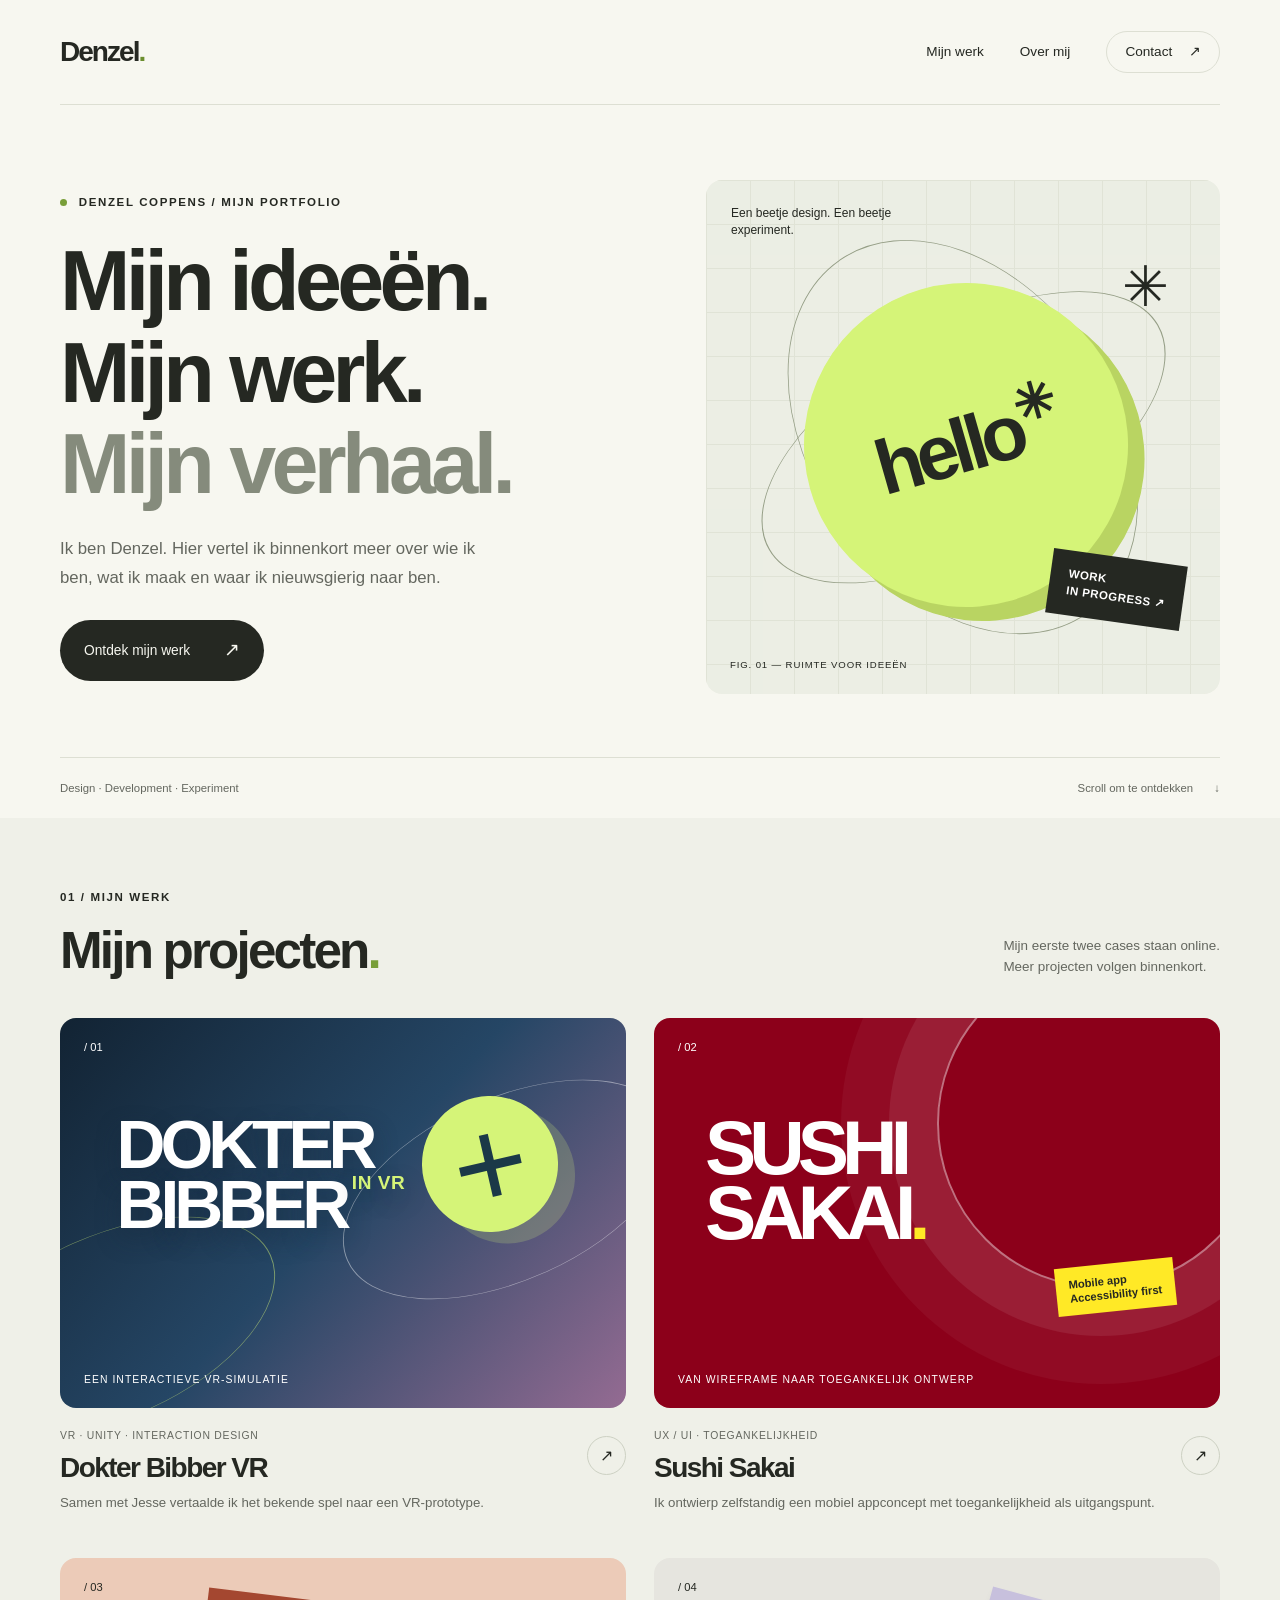
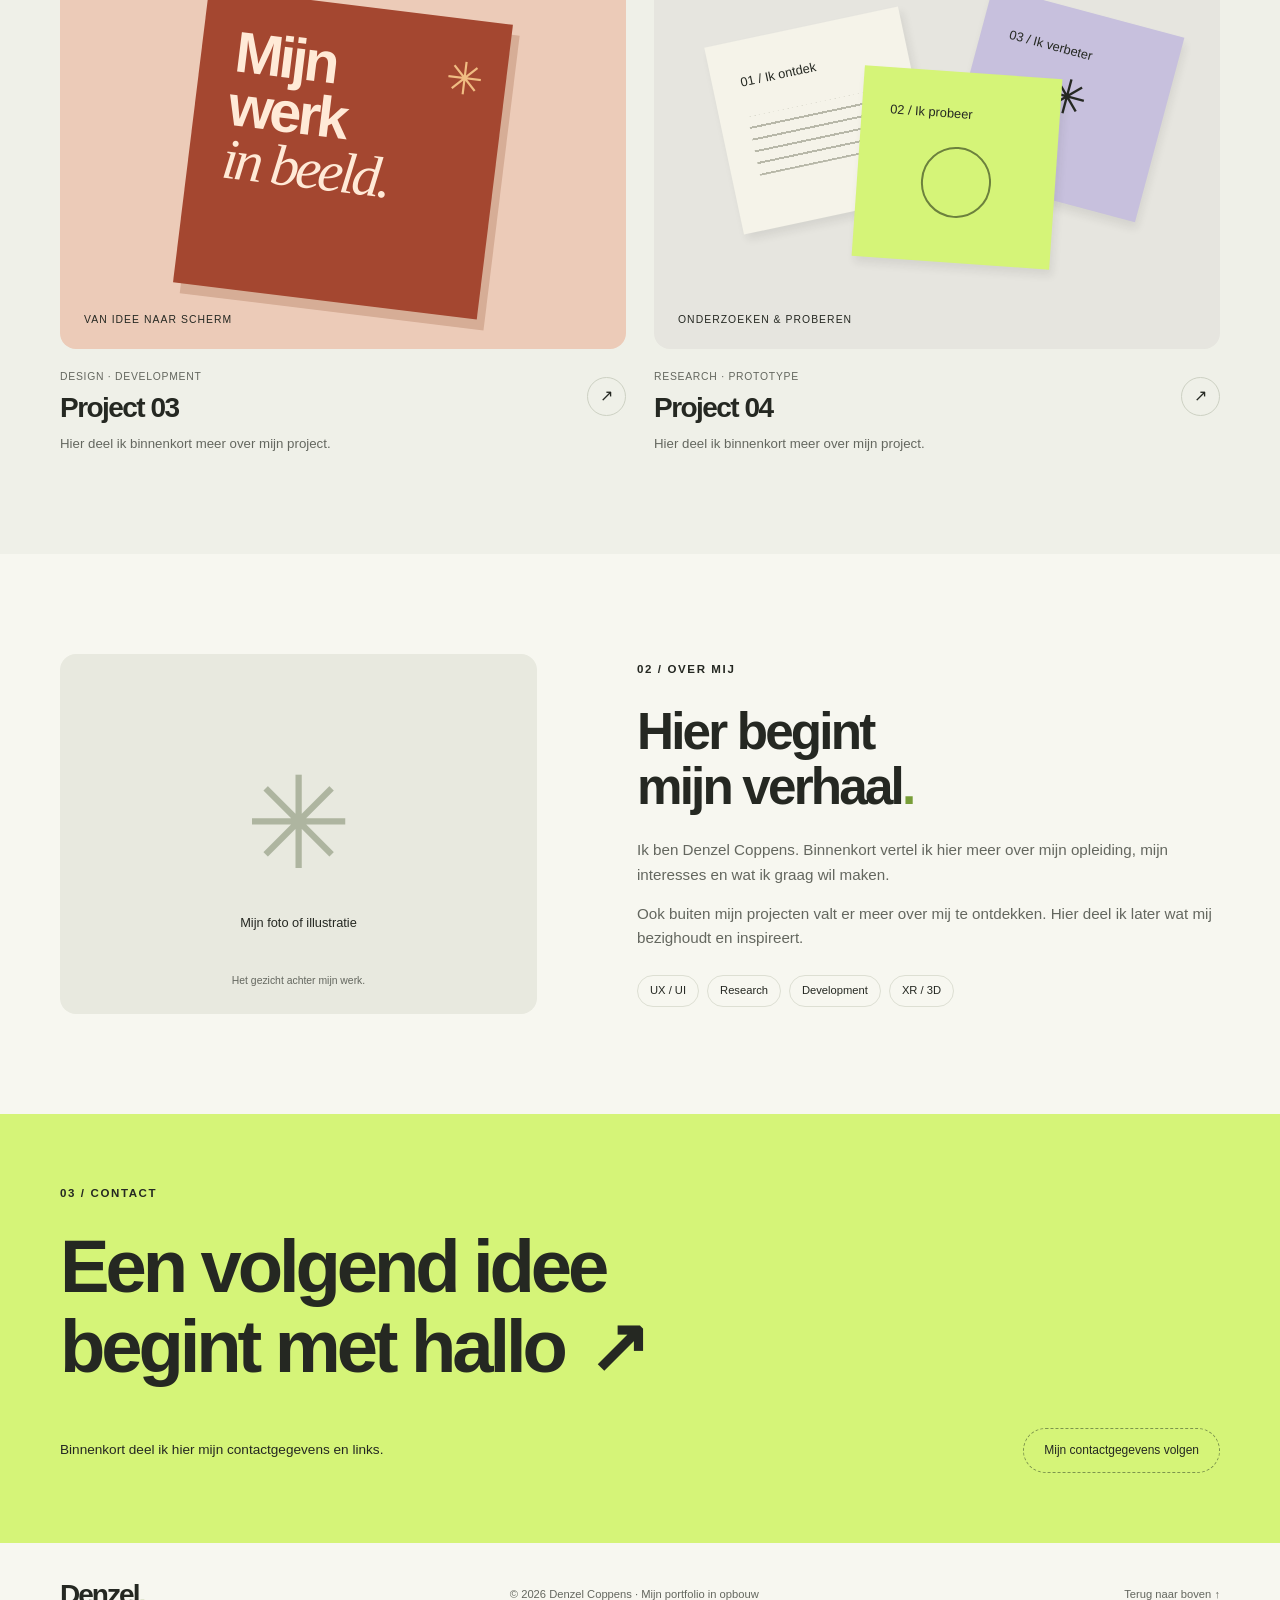
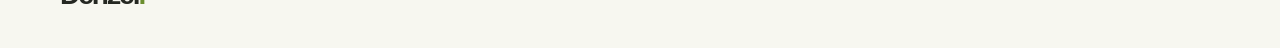
<file: index.html>
<!doctype html>
<html lang="nl">
  <head>
    <meta charset="utf-8">
    <meta name="viewport" content="width=device-width, initial-scale=1">
    <meta name="description" content="Denzel Coppens — mijn portfolio.">
    <title>Denzel Coppens — Mijn portfolio</title>
    <link rel="icon" href="assets/favicon.svg">
    <link rel="stylesheet" href="assets/css/style.css">
    <script src="assets/js/main.js" defer></script>
    <script defer src="https://t.contentsquare.net/uxa/f3ea2d2d2dc5b.js"></script>
  </head>
  <body>
    <a class="skip-link" href="#main">Ga naar de inhoud</a>
    <header class="site-header container">
      <a class="logo" href="index.html" aria-label="Denzel Coppens — mijn startpagina">Denzel<span>.</span></a>
      <button class="menu-toggle" type="button" aria-expanded="false" aria-controls="main-nav" hidden>
        Menu <span aria-hidden="true">+</span>
      </button>
      <nav class="main-nav" id="main-nav" aria-label="Hoofdnavigatie">
        <a href="#werk">Mijn werk</a>
        <a href="#over">Over mij</a>
        <a class="nav-contact" href="#contact">Contact <span aria-hidden="true">↗</span></a>
      </nav>
    </header>
    <main id="main">
      <section class="hero container" aria-labelledby="intro-title">
        <div class="hero-copy">
          <p class="eyebrow"><span class="status-dot"></span> Denzel Coppens / mijn portfolio</p>
          <h1 id="intro-title">Mijn ideeën.<br>Mijn werk.<br><span>Mijn verhaal.</span></h1>
          <p class="intro">
            Ik ben Denzel. Hier vertel ik binnenkort meer over wie ik ben, wat ik maak en waar ik nieuwsgierig
            naar ben.
          </p>
          <a class="button button-dark" href="#werk">Ontdek mijn werk <span aria-hidden="true">↗</span></a>
        </div>
        <div class="hero-art" aria-hidden="true">
          <div class="art-grid"></div>
          <span class="art-label">Een beetje design. Een beetje experiment.</span>
          <div class="orbit orbit-one"></div>
          <div class="orbit orbit-two"></div>
          <div class="art-disc"><span>hello<span class="small-star">✳</span></span></div>
          <span class="art-sticker">WORK<br>IN PROGRESS ↗</span>
          <span class="art-caption">FIG. 01 — RUIMTE VOOR IDEEËN</span>
          <span class="art-spark">✳</span>
        </div>
        <div class="hero-bottom">
          <span>Design · Development · Experiment</span>
          <a href="#werk">Scroll om te ontdekken <span aria-hidden="true">↓</span></a>
        </div>
      </section>
      <section class="work-section section" id="werk" aria-labelledby="work-title">
        <div class="container">
          <div class="section-heading">
            <div>
              <p class="eyebrow">01 / Mijn werk</p>
              <h2 id="work-title">Mijn projecten<span class="accent-dot">.</span></h2>
            </div>
            <p>Mijn eerste twee cases staan online.<br>Meer projecten volgen binnenkort.</p>
          </div>
          <div class="project-grid">
            <a class="project-card" href="dokter-bibber.html">
              <div class="project-visual visual-bibber" aria-hidden="true">
                <span class="visual-number">/ 01</span>
                <span class="bibber-pulse bibber-pulse-one"></span>
                <span class="bibber-pulse bibber-pulse-two"></span>
                <span class="bibber-cross">+</span>
                <span class="bibber-title">DOKTER<br>BIBBER<small>IN VR</small></span>
                <span class="visual-label">Een interactieve VR-simulatie</span>
              </div>
              <div class="project-info">
                <div>
                  <p class="project-category">VR · Unity · Interaction design</p>
                  <h3>Dokter Bibber VR</h3>
                </div>
                <span class="circle-arrow">↗</span>
              </div>
              <p class="project-description">Samen met Jesse vertaalde ik het bekende spel naar een VR-prototype.</p>
            </a>
            <a class="project-card" href="sushi-sakai.html">
              <div class="project-visual visual-sakai" aria-hidden="true">
                <span class="visual-number">/ 02</span>
                <span class="sakai-card-mark">SUSHI<br>SAKAI<span>.</span></span>
                <span class="sakai-card-circle"></span>
                <span class="sakai-card-note">Mobile app<br>Accessibility first</span>
                <span class="visual-label">Van wireframe naar toegankelijk ontwerp</span>
              </div>
              <div class="project-info">
                <div>
                  <p class="project-category">UX / UI · Toegankelijkheid</p>
                  <h3>Sushi Sakai</h3>
                </div>
                <span class="circle-arrow">↗</span>
              </div>
              <p class="project-description">Ik ontwierp zelfstandig een mobiel appconcept met toegankelijkheid als uitgangspunt.</p>
            </a>
            <a class="project-card" href="project.html?id=project-03">
              <div class="project-visual visual-design" aria-hidden="true">
                <span class="visual-number">/ 03</span>
                <div class="type-poster">
                  <span>Mijn<br>werk<br><em>in beeld.</em></span><span class="poster-star">✳</span>
                </div>
                <span class="visual-label">Van idee naar scherm</span>
              </div>
              <div class="project-info">
                <div>
                  <p class="project-category">Design · Development</p>
                  <h3>Project 03</h3>
                </div>
                <span class="circle-arrow">↗</span>
              </div>
              <p class="project-description">Hier deel ik binnenkort meer over mijn project.</p>
            </a>
            <a class="project-card" href="project.html?id=project-04">
              <div class="project-visual visual-research" aria-hidden="true">
                <span class="visual-number">/ 04</span>
                <div class="note note-one">
                  <span>01 / Ik ontdek</span>
                  <div class="note-lines"></div>
                </div>
                <div class="note note-two">
                  <span>02 / Ik probeer</span>
                  <div class="note-circle"></div>
                </div>
                <div class="note note-three">
                  <span>03 / Ik verbeter</span>
                  <span class="note-star">✳</span>
                </div>
                <span class="visual-label">Onderzoeken &amp; proberen</span>
              </div>
              <div class="project-info">
                <div>
                  <p class="project-category">Research · Prototype</p>
                  <h3>Project 04</h3>
                </div>
                <span class="circle-arrow">↗</span>
              </div>
              <p class="project-description">Hier deel ik binnenkort meer over mijn project.</p>
            </a>
          </div>
        </div>
      </section>
      <section class="about-section section container" id="over" aria-labelledby="about-title">
        <div class="portrait-placeholder">
          <span class="portrait-star" aria-hidden="true">✳</span>
          <span>Mijn foto of illustratie</span>
          <span class="portrait-note">Het gezicht achter mijn werk.</span>
        </div>
        <div class="about-copy">
          <p class="eyebrow">02 / Over mij</p>
          <h2 id="about-title">Hier begint<br>mijn verhaal<span class="accent-dot">.</span></h2>
          <p>
            Ik ben Denzel Coppens. Binnenkort vertel ik hier meer over mijn opleiding, mijn interesses en wat ik
            graag wil maken.
          </p>
          <p>
            Ook buiten mijn projecten valt er meer over mij te ontdekken. Hier deel ik later wat mij bezighoudt
            en inspireert.
          </p>
          <div class="skill-tags" aria-label="Mijn interessegebieden">
            <span>UX / UI</span>
            <span>Research</span>
            <span>Development</span>
            <span>XR / 3D</span>
          </div>
        </div>
      </section>
      <section class="contact-section" id="contact" aria-labelledby="contact-title">
        <div class="container contact-inner">
          <p class="eyebrow">03 / Contact</p>
          <h2 id="contact-title">Een volgend idee<br>begint met hallo<span aria-hidden="true">↗</span></h2>
          <div class="contact-bottom">
            <p>Binnenkort deel ik hier mijn contactgegevens en links.</p>
            <span class="placeholder-label">Mijn contactgegevens volgen</span>
          </div>
        </div>
      </section>
    </main>
    <footer class="site-footer container">
      <a class="logo" href="index.html">Denzel<span>.</span></a>
      <p>© 2026 Denzel Coppens · Mijn portfolio in opbouw</p>
      <a href="#main">Terug naar boven <span aria-hidden="true">↑</span></a>
    </footer>
  </body>
</html>
</file>
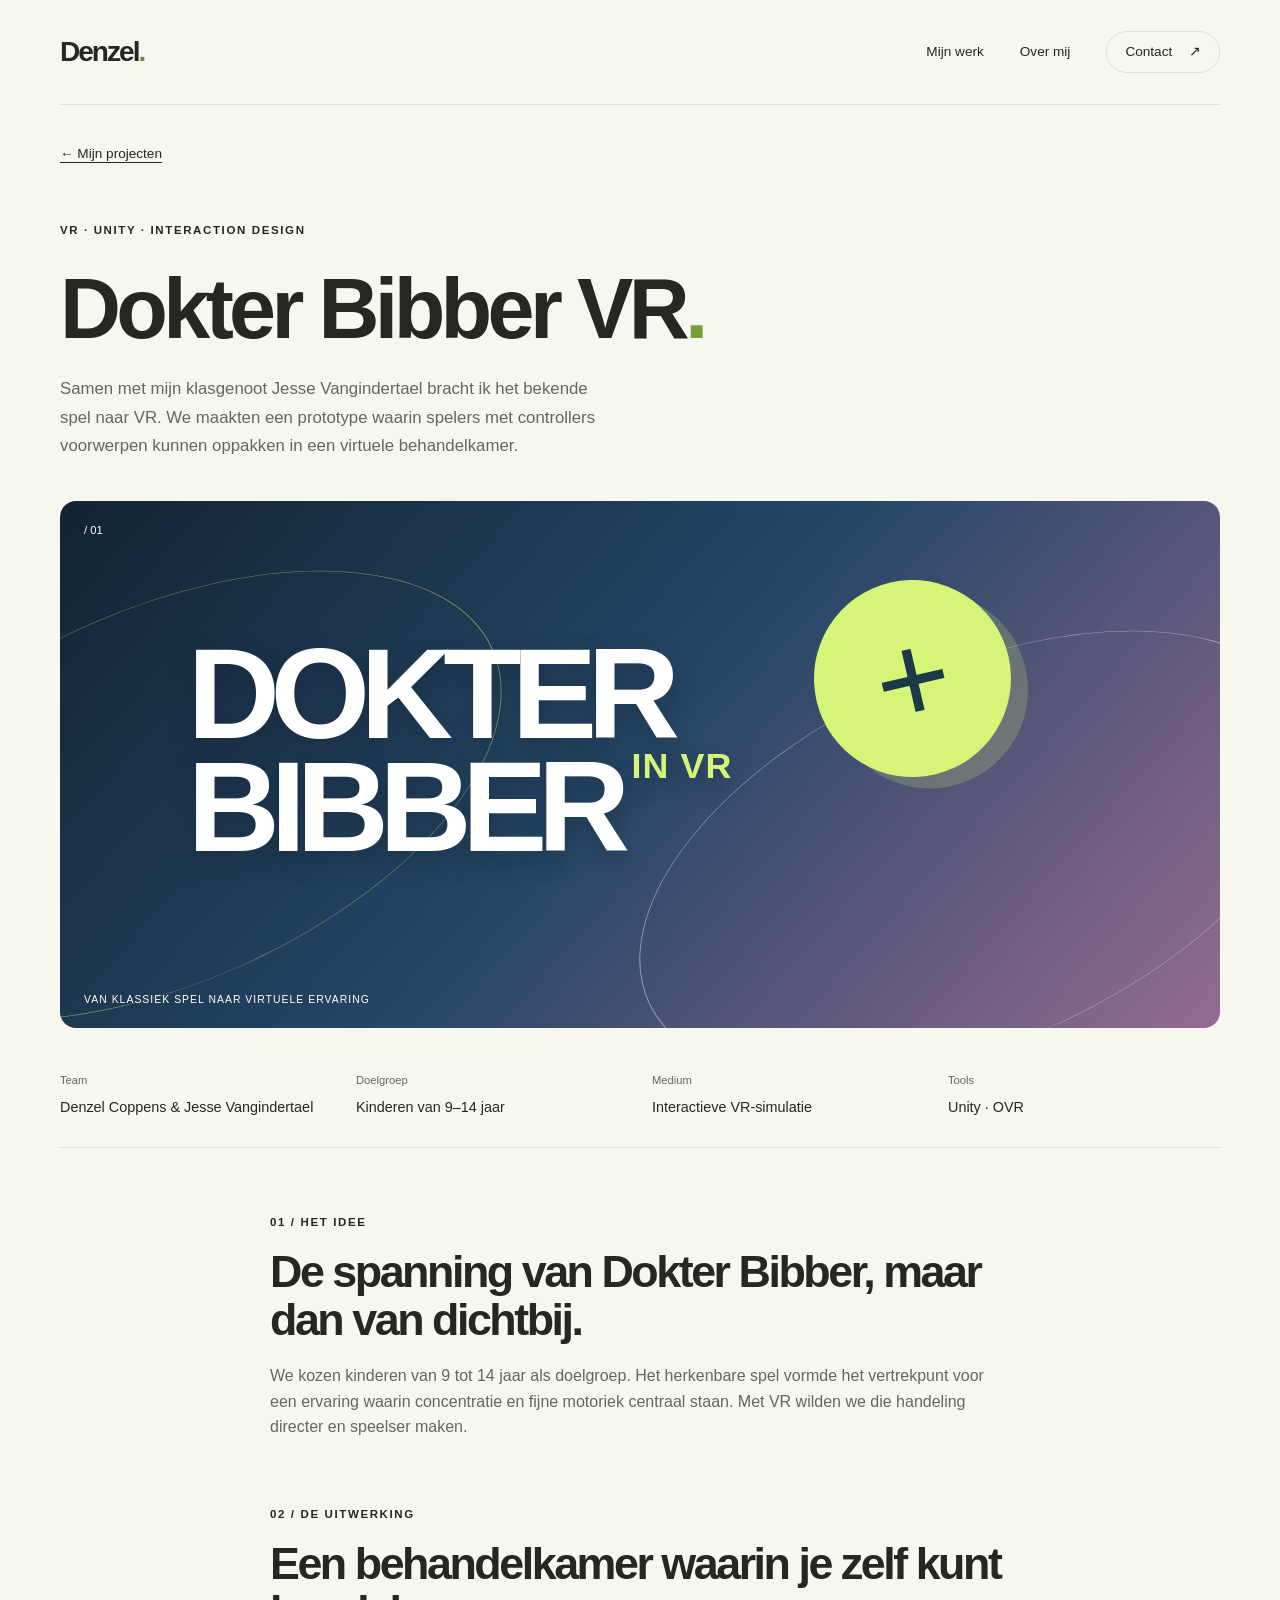
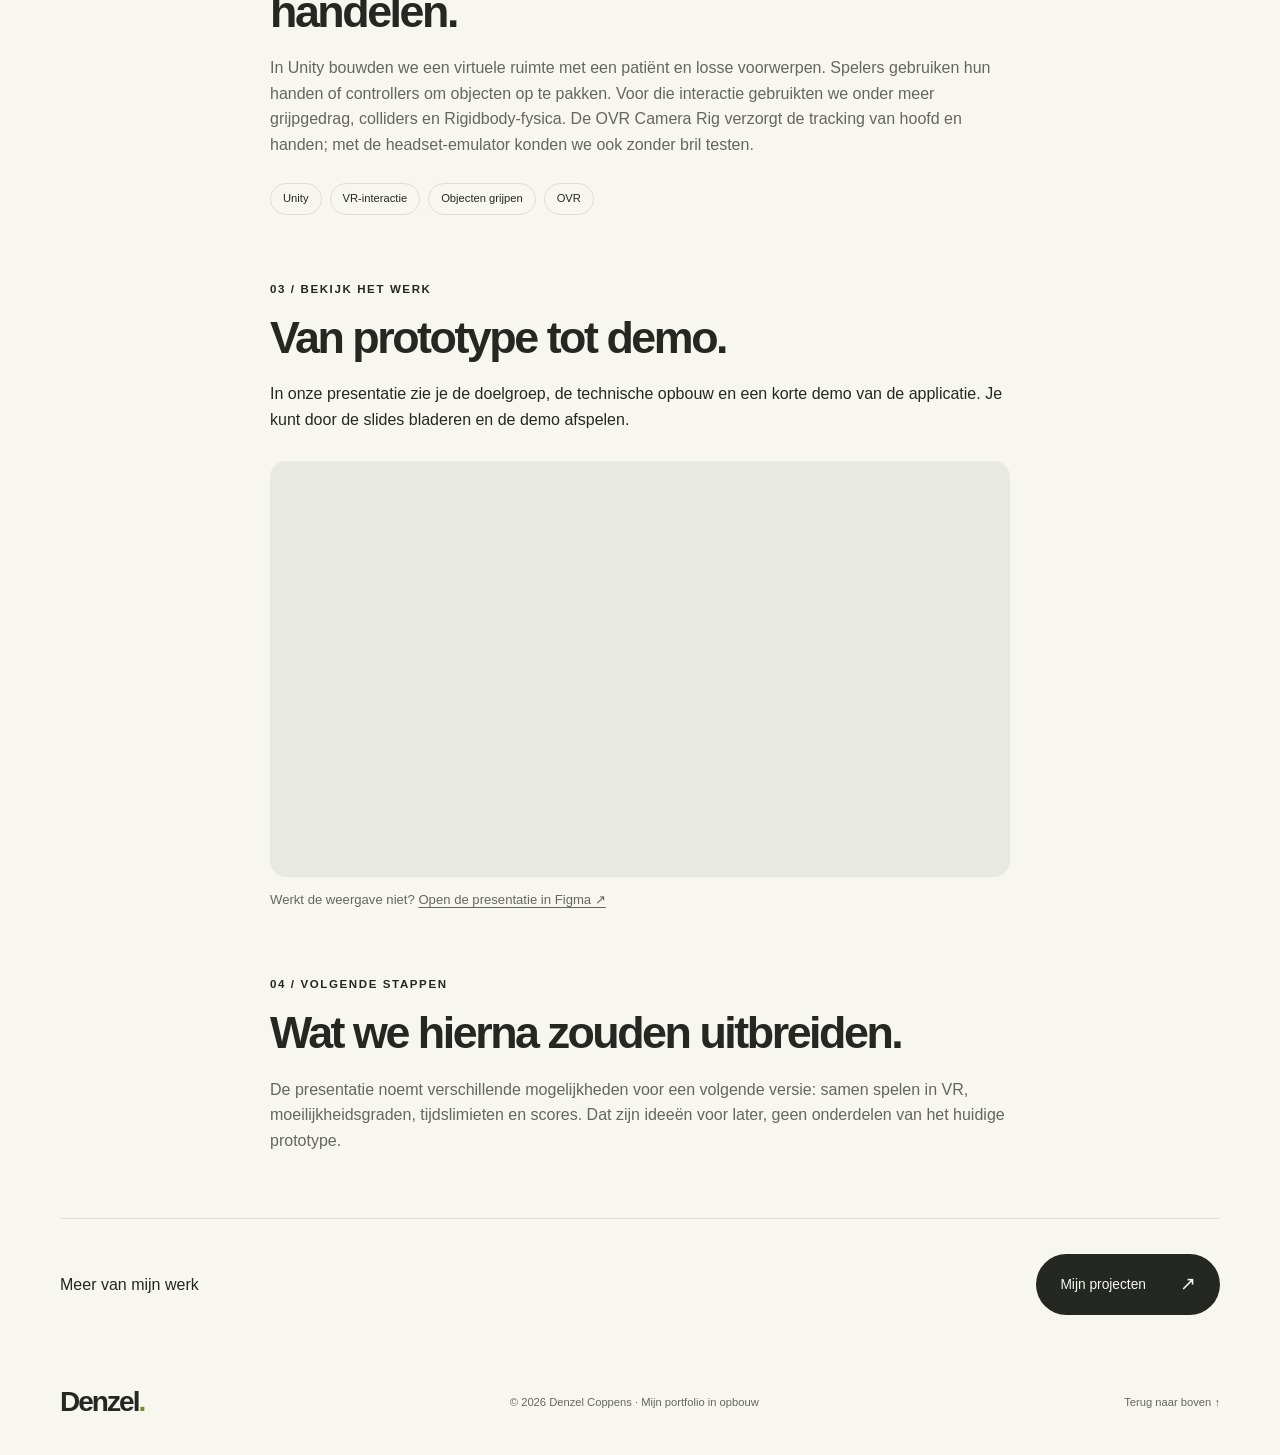
<file: dokter-bibber.html>
<!doctype html>
<html lang="nl">
  <head>
    <meta charset="utf-8">
    <meta name="viewport" content="width=device-width, initial-scale=1">
    <meta name="description" content="Dokter Bibber VR: een interactieve VR-simulatie van Denzel Coppens en Jesse Vangindertael.">
    <title>Dokter Bibber VR — Denzel Coppens</title>
    <link rel="icon" href="assets/favicon.svg">
    <link rel="stylesheet" href="assets/css/style.css">
    <script src="assets/js/main.js" defer></script>
    <script defer src="https://t.contentsquare.net/uxa/f3ea2d2d2dc5b.js"></script>
  </head>
  <body>
    <a class="skip-link" href="#main">Ga naar de inhoud</a>
    <header class="site-header container">
      <a class="logo" href="index.html" aria-label="Denzel Coppens — mijn startpagina">Denzel<span>.</span></a>
      <button class="menu-toggle" type="button" aria-expanded="false" aria-controls="main-nav" hidden>
        Menu <span aria-hidden="true">+</span>
      </button>
      <nav class="main-nav" id="main-nav" aria-label="Hoofdnavigatie">
        <a href="index.html#werk">Mijn werk</a>
        <a href="index.html#over">Over mij</a>
        <a class="nav-contact" href="index.html#contact">Contact <span aria-hidden="true">↗</span></a>
      </nav>
    </header>

    <main id="main" class="case-page container">
      <a class="back-link" href="index.html#werk">← Mijn projecten</a>

      <div class="case-heading">
        <p class="eyebrow">VR · Unity · Interaction design</p>
        <h1>Dokter Bibber VR<span class="accent-dot">.</span></h1>
        <p class="intro">
          Samen met mijn klasgenoot Jesse Vangindertael bracht ik het bekende spel naar VR. We maakten een
          prototype waarin spelers met controllers voorwerpen kunnen oppakken in een virtuele behandelkamer.
        </p>
      </div>

      <div class="project-visual visual-bibber case-bibber-visual" aria-hidden="true">
        <span class="visual-number">/ 01</span>
        <span class="bibber-pulse bibber-pulse-one"></span>
        <span class="bibber-pulse bibber-pulse-two"></span>
        <span class="bibber-cross">+</span>
        <span class="bibber-title">DOKTER<br>BIBBER<small>IN VR</small></span>
        <span class="visual-label">Van klassiek spel naar virtuele ervaring</span>
      </div>

      <dl class="project-facts">
        <div><dt>Team</dt><dd>Denzel Coppens &amp; Jesse Vangindertael</dd></div>
        <div><dt>Doelgroep</dt><dd>Kinderen van 9–14 jaar</dd></div>
        <div><dt>Medium</dt><dd>Interactieve VR-simulatie</dd></div>
        <div><dt>Tools</dt><dd>Unity · OVR</dd></div>
      </dl>

      <div class="case-story">
        <section>
          <p class="eyebrow">01 / Het idee</p>
          <h2>De spanning van Dokter Bibber, maar dan van dichtbij.</h2>
          <p>
            We kozen kinderen van 9 tot 14 jaar als doelgroep. Het herkenbare spel vormde het vertrekpunt voor
            een ervaring waarin concentratie en fijne motoriek centraal staan. Met VR wilden we die handeling
            directer en speelser maken.
          </p>
        </section>

        <section>
          <p class="eyebrow">02 / De uitwerking</p>
          <h2>Een behandelkamer waarin je zelf kunt handelen.</h2>
          <p>
            In Unity bouwden we een virtuele ruimte met een patiënt en losse voorwerpen. Spelers gebruiken
            hun handen of controllers om objecten op te pakken. Voor die interactie gebruikten we onder meer
            grijpgedrag, colliders en Rigidbody-fysica. De OVR Camera Rig verzorgt de tracking van hoofd en
            handen; met de headset-emulator konden we ook zonder bril testen.
          </p>
          <div class="skill-tags" aria-label="Gebruikte technieken">
            <span>Unity</span><span>VR-interactie</span><span>Objecten grijpen</span><span>OVR</span>
          </div>
        </section>

        <section class="presentation-section">
          <p class="eyebrow">03 / Bekijk het werk</p>
          <h2>Van prototype tot demo.</h2>
          <p>
            In onze presentatie zie je de doelgroep, de technische opbouw en een korte demo van de applicatie.
            Je kunt door de slides bladeren en de demo afspelen.
          </p>
          <div class="presentation-frame">
            <iframe
              title="Presentatie Dokter Bibber VR van Denzel Coppens en Jesse Vangindertael"
              src="https://embed.figma.com/deck/uoXMW7tw2DM1crfsMlDPzA/Experience-Development-Slides---Dokter-Bibber?embed-host=denzel-portfolio&amp;node-id=1-498"
              loading="lazy"
              allowfullscreen
            ></iframe>
          </div>
          <p class="presentation-link">
            Werkt de weergave niet? <a href="https://www.figma.com/slides/uoXMW7tw2DM1crfsMlDPzA" target="_blank" rel="noopener noreferrer">Open de presentatie in Figma ↗</a>
          </p>
        </section>

        <section>
          <p class="eyebrow">04 / Volgende stappen</p>
          <h2>Wat we hierna zouden uitbreiden.</h2>
          <p>
            De presentatie noemt verschillende mogelijkheden voor een volgende versie: samen spelen in VR,
            moeilijkheidsgraden, tijdslimieten en scores. Dat zijn ideeën voor later, geen onderdelen van het
            huidige prototype.
          </p>
        </section>
      </div>

      <div class="case-end">
        <span>Meer van mijn werk</span>
        <a class="button button-dark" href="index.html#werk">Mijn projecten <span aria-hidden="true">↗</span></a>
      </div>
    </main>

    <footer class="site-footer container">
      <a class="logo" href="index.html">Denzel<span>.</span></a>
      <p>© 2026 Denzel Coppens · Mijn portfolio in opbouw</p>
      <a href="#main">Terug naar boven <span aria-hidden="true">↑</span></a>
    </footer>
  </body>
</html>
</file>
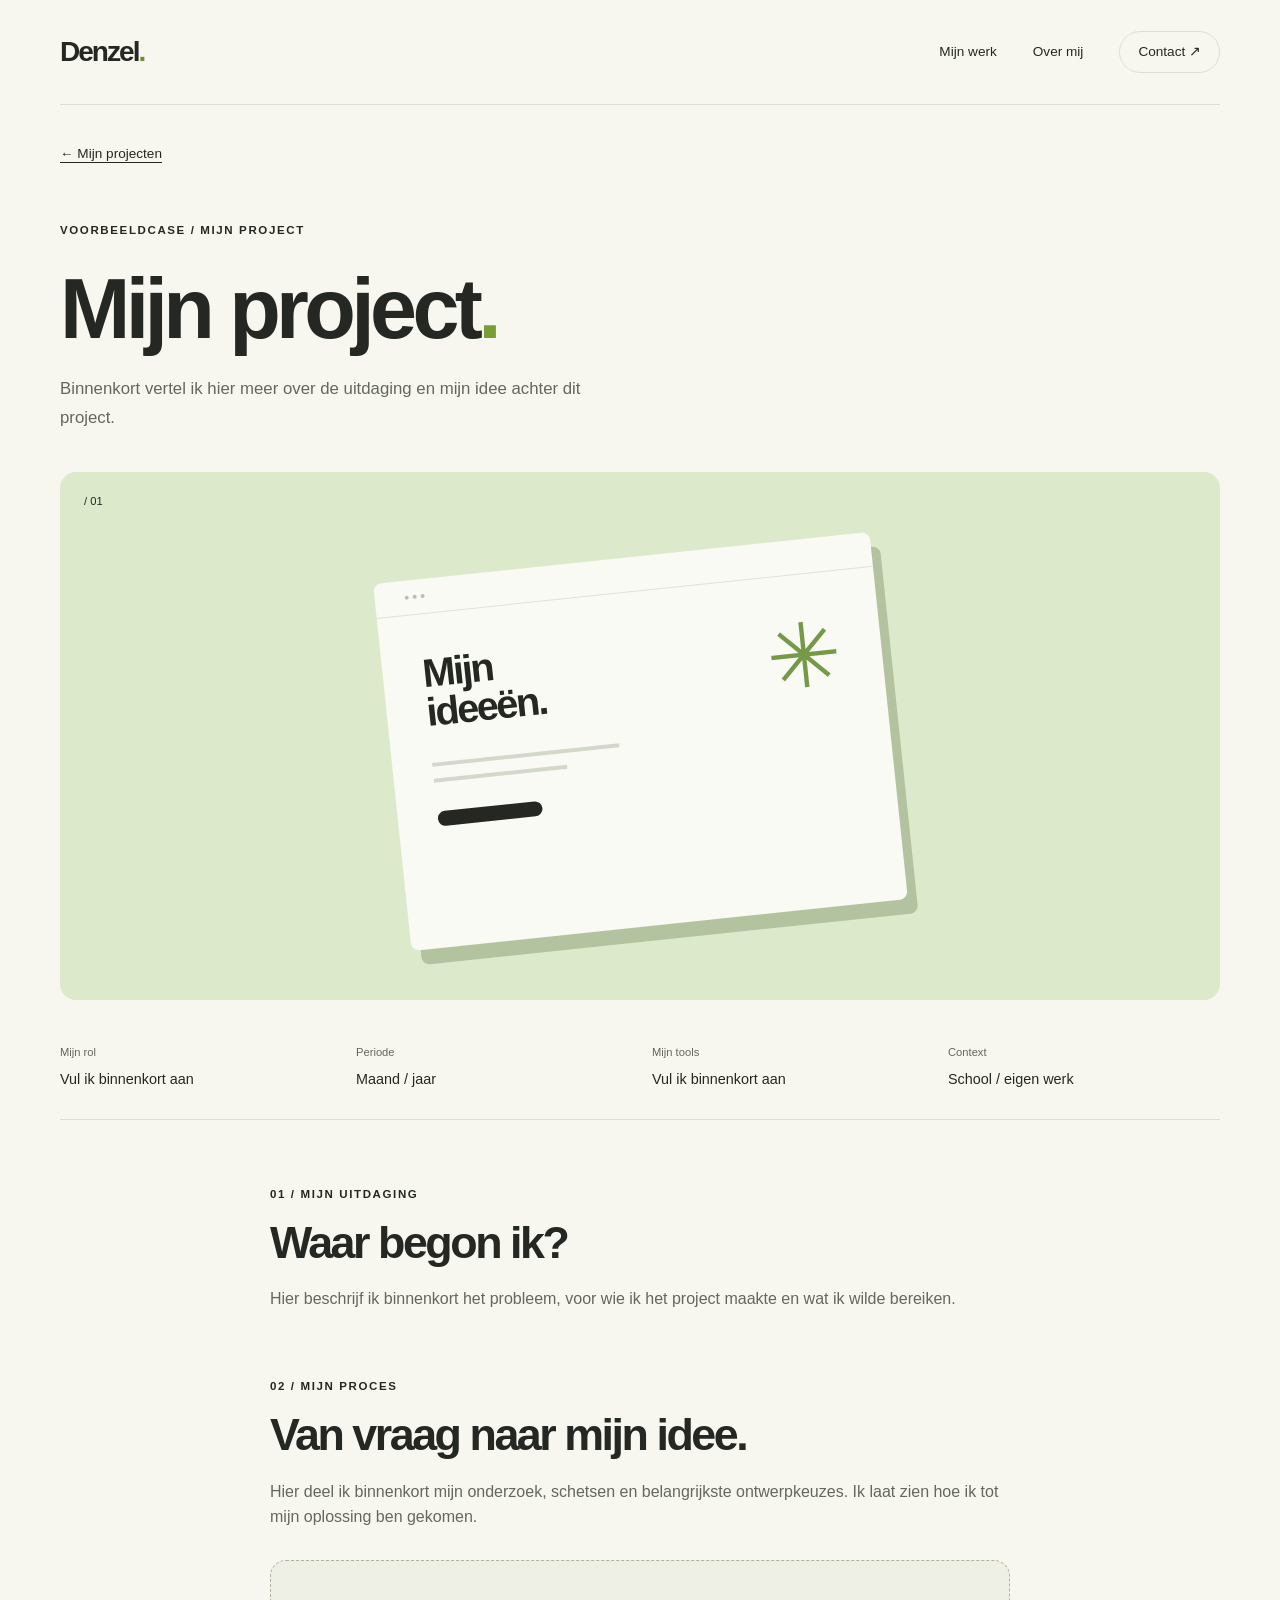
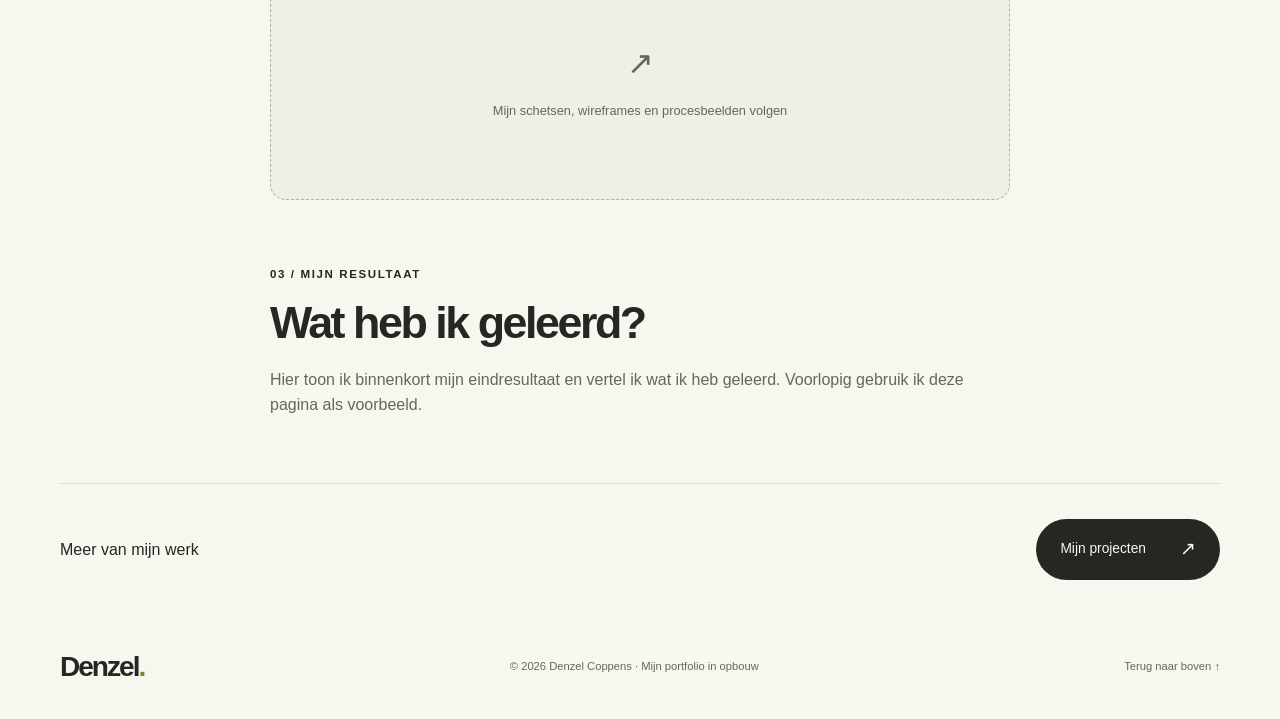
<file: project.html>
<!doctype html>
<html lang="nl">
  <head>
    <meta charset="utf-8">
    <meta name="viewport" content="width=device-width, initial-scale=1">
    <meta name="description" content="Een project van Denzel Coppens.">
    <title>Mijn project — Denzel Coppens</title>
    <link rel="icon" href="assets/favicon.svg">
    <link rel="stylesheet" href="assets/css/style.css">
    <script src="assets/js/main.js" defer></script>
    <script defer src="https://t.contentsquare.net/uxa/f3ea2d2d2dc5b.js"></script>
  </head>
  <body>
    <a class="skip-link" href="#main">Ga naar de inhoud</a>
    <header class="site-header container">
      <a class="logo" href="index.html">Denzel<span>.</span></a>
      <button class="menu-toggle" type="button" aria-expanded="false" aria-controls="main-nav" hidden>
        Menu <span>+</span>
      </button>
      <nav class="main-nav" id="main-nav">
        <a href="index.html#werk">Mijn werk</a>
        <a href="index.html#over">Over mij</a>
        <a class="nav-contact" href="index.html#contact">Contact ↗</a>
      </nav>
    </header>
    <main id="main" class="case-page container">
      <a class="back-link" href="index.html#werk">← Mijn projecten</a>
      <div class="case-heading">
        <p class="eyebrow">Voorbeeldcase / Mijn project</p>
        <h1>Mijn project<span class="accent-dot">.</span></h1>
        <p class="intro">Binnenkort vertel ik hier meer over de uitdaging en mijn idee achter dit project.</p>
      </div>
      <div class="project-visual visual-interface" aria-hidden="true">
        <span class="visual-number">/ 01</span>
        <div class="mock-browser">
          <div class="browser-bar"><i></i><i></i><i></i></div>
          <div class="browser-content">
            <span class="mock-word">Mijn<br>ideeën.</span><span class="mock-flower">✳</span>
            <div class="mock-line"></div>
            <div class="mock-line short"></div>
            <span class="mock-button"></span>
          </div>
        </div>
      </div>
      <dl class="project-facts">
        <div>
          <dt>Mijn rol</dt>
          <dd>Vul ik binnenkort aan</dd>
        </div>
        <div>
          <dt>Periode</dt>
          <dd>Maand / jaar</dd>
        </div>
        <div>
          <dt>Mijn tools</dt>
          <dd>Vul ik binnenkort aan</dd>
        </div>
        <div>
          <dt>Context</dt>
          <dd>School / eigen werk</dd>
        </div>
      </dl>
      <div class="case-story">
        <section>
          <p class="eyebrow">01 / Mijn uitdaging</p>
          <h2>Waar begon ik?</h2>
          <p>
            Hier beschrijf ik binnenkort het probleem, voor wie ik het project maakte en wat ik wilde bereiken.
          </p>
        </section>
        <section>
          <p class="eyebrow">02 / Mijn proces</p>
          <h2>Van vraag naar mijn idee.</h2>
          <p>
            Hier deel ik binnenkort mijn onderzoek, schetsen en belangrijkste ontwerpkeuzes. Ik laat zien hoe ik
            tot mijn oplossing ben gekomen.
          </p>
          <div class="process-placeholder">
            <span>↗</span> Mijn schetsen, wireframes en procesbeelden volgen
          </div>
        </section>
        <section>
          <p class="eyebrow">03 / Mijn resultaat</p>
          <h2>Wat heb ik geleerd?</h2>
          <p>
            Hier toon ik binnenkort mijn eindresultaat en vertel ik wat ik heb geleerd. Voorlopig gebruik ik
            deze pagina als voorbeeld.
          </p>
        </section>
      </div>
      <div class="case-end">
        <span>Meer van mijn werk</span>
        <a class="button button-dark" href="index.html#werk">Mijn projecten <span>↗</span></a>
      </div>
    </main>
    <footer class="site-footer container">
      <a class="logo" href="index.html">Denzel<span>.</span></a>
      <p>© 2026 Denzel Coppens · Mijn portfolio in opbouw</p>
      <a href="#main">Terug naar boven ↑</a>
    </footer>
  </body>
</html>
</file>
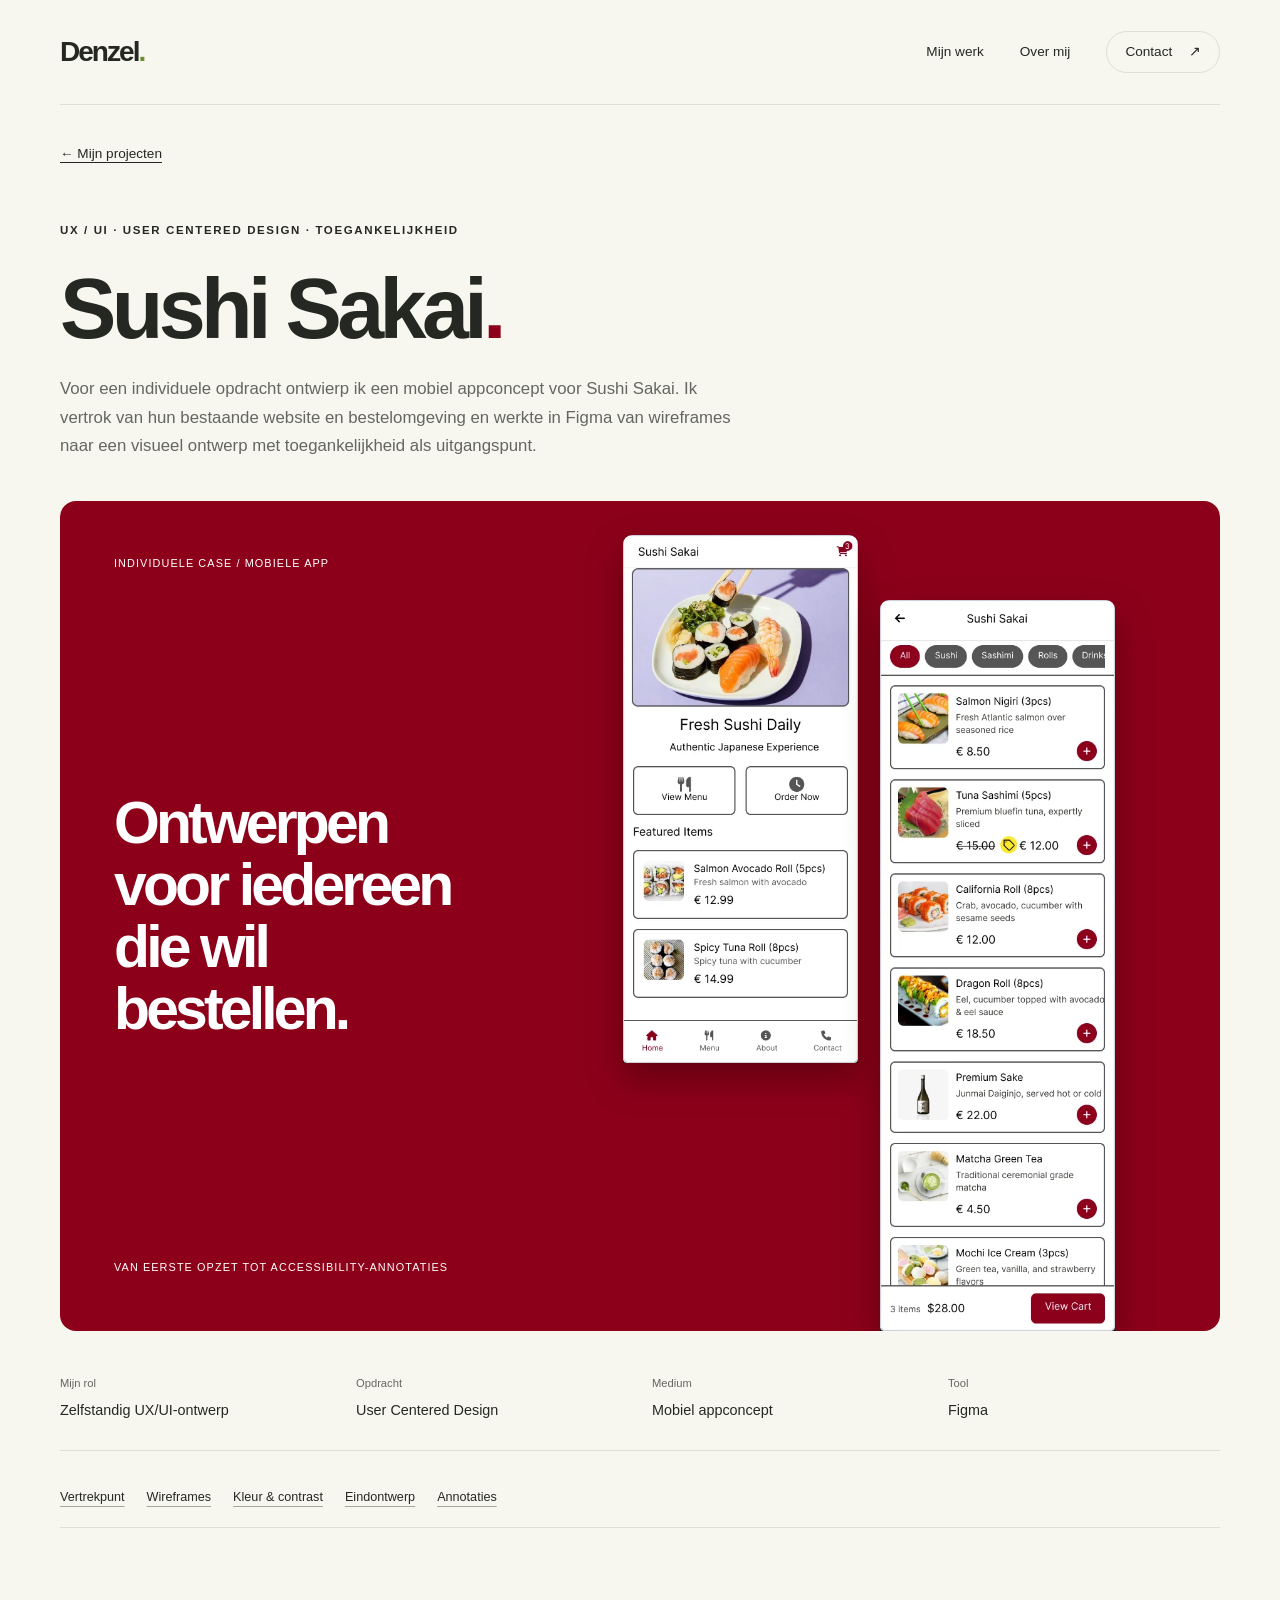
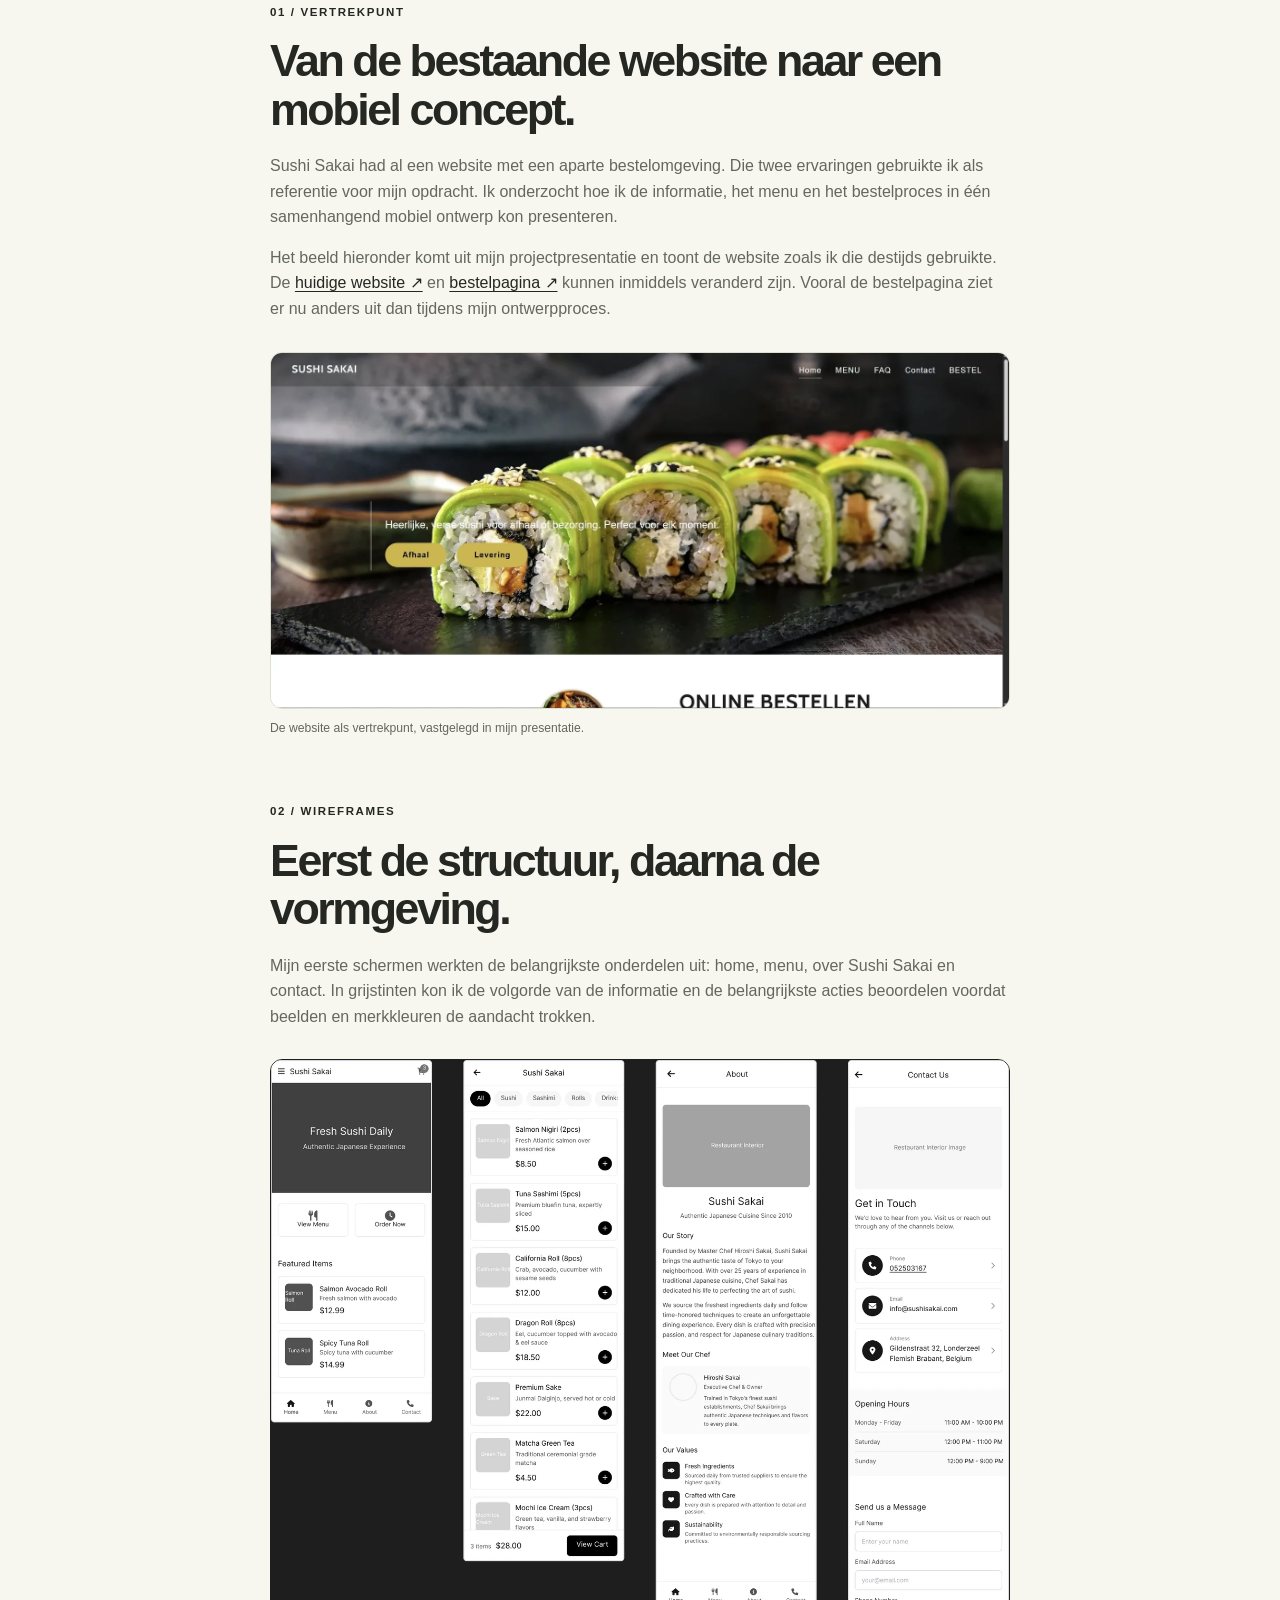
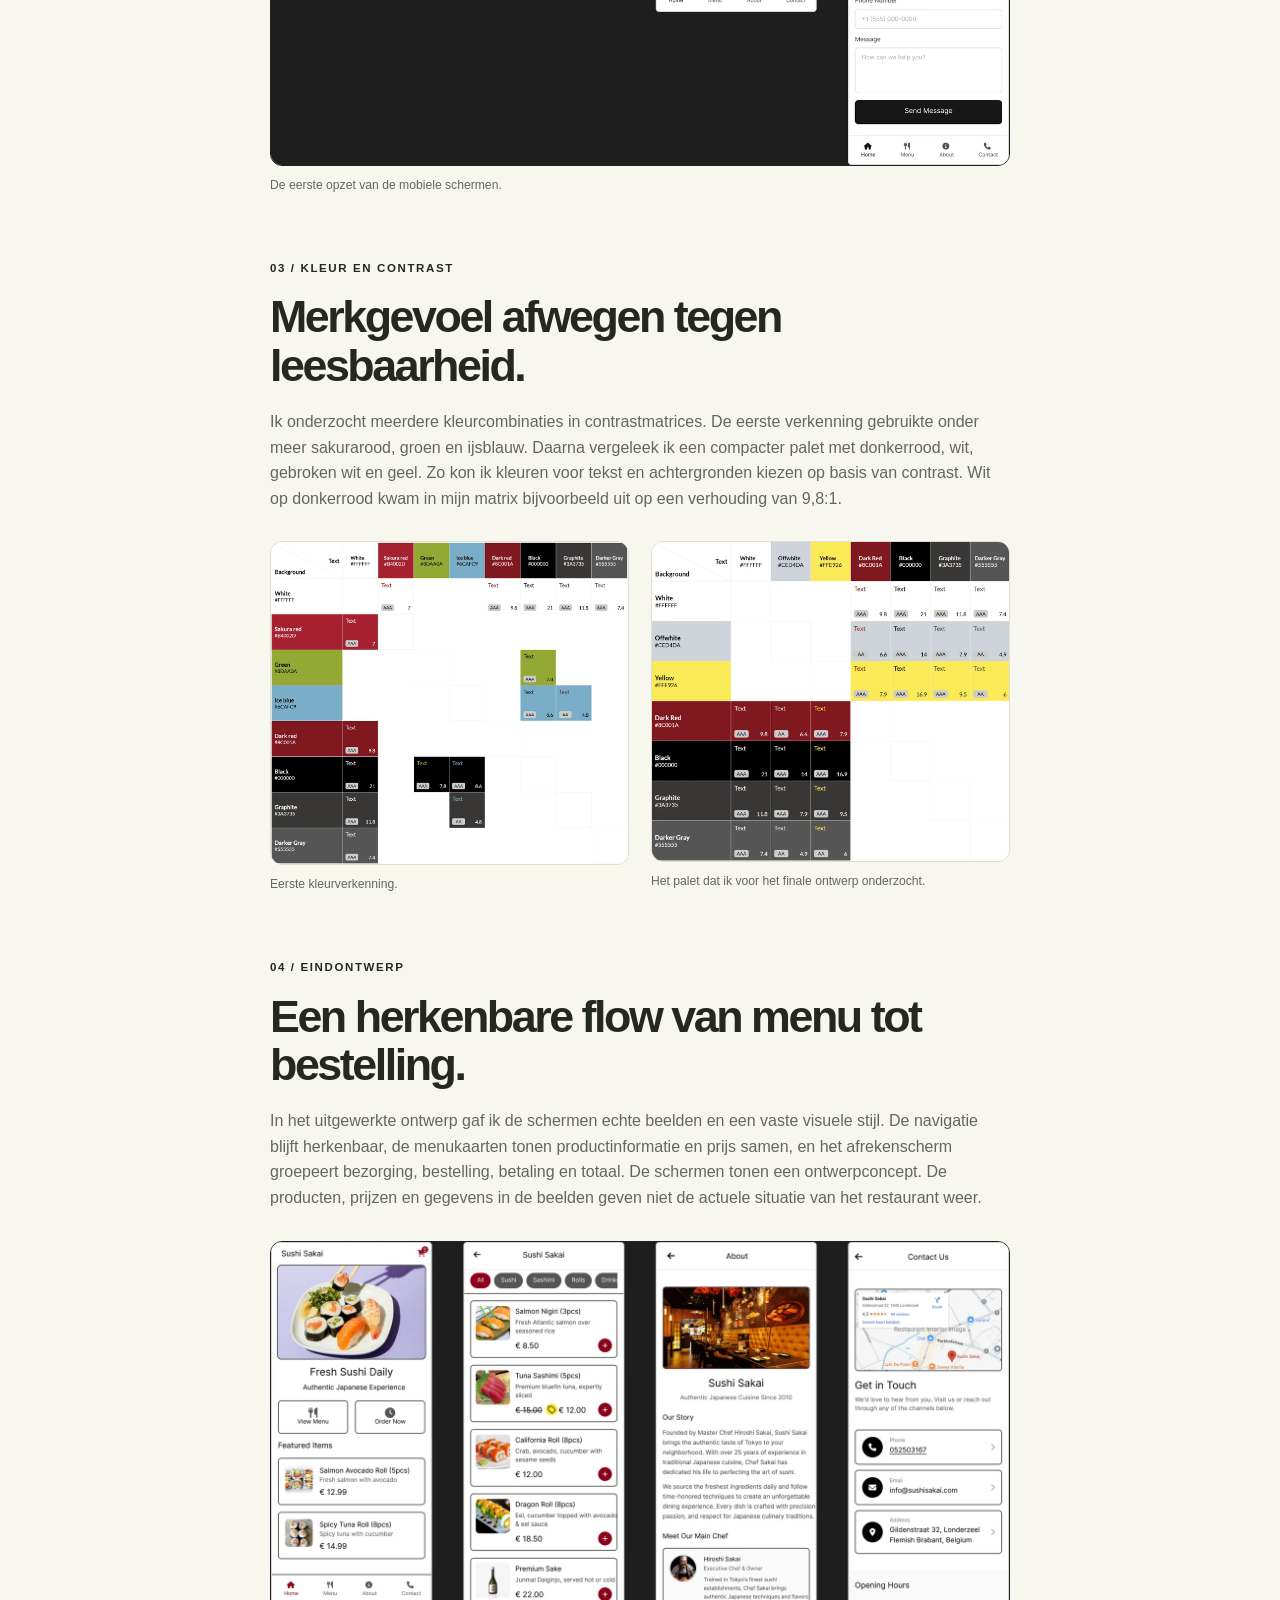
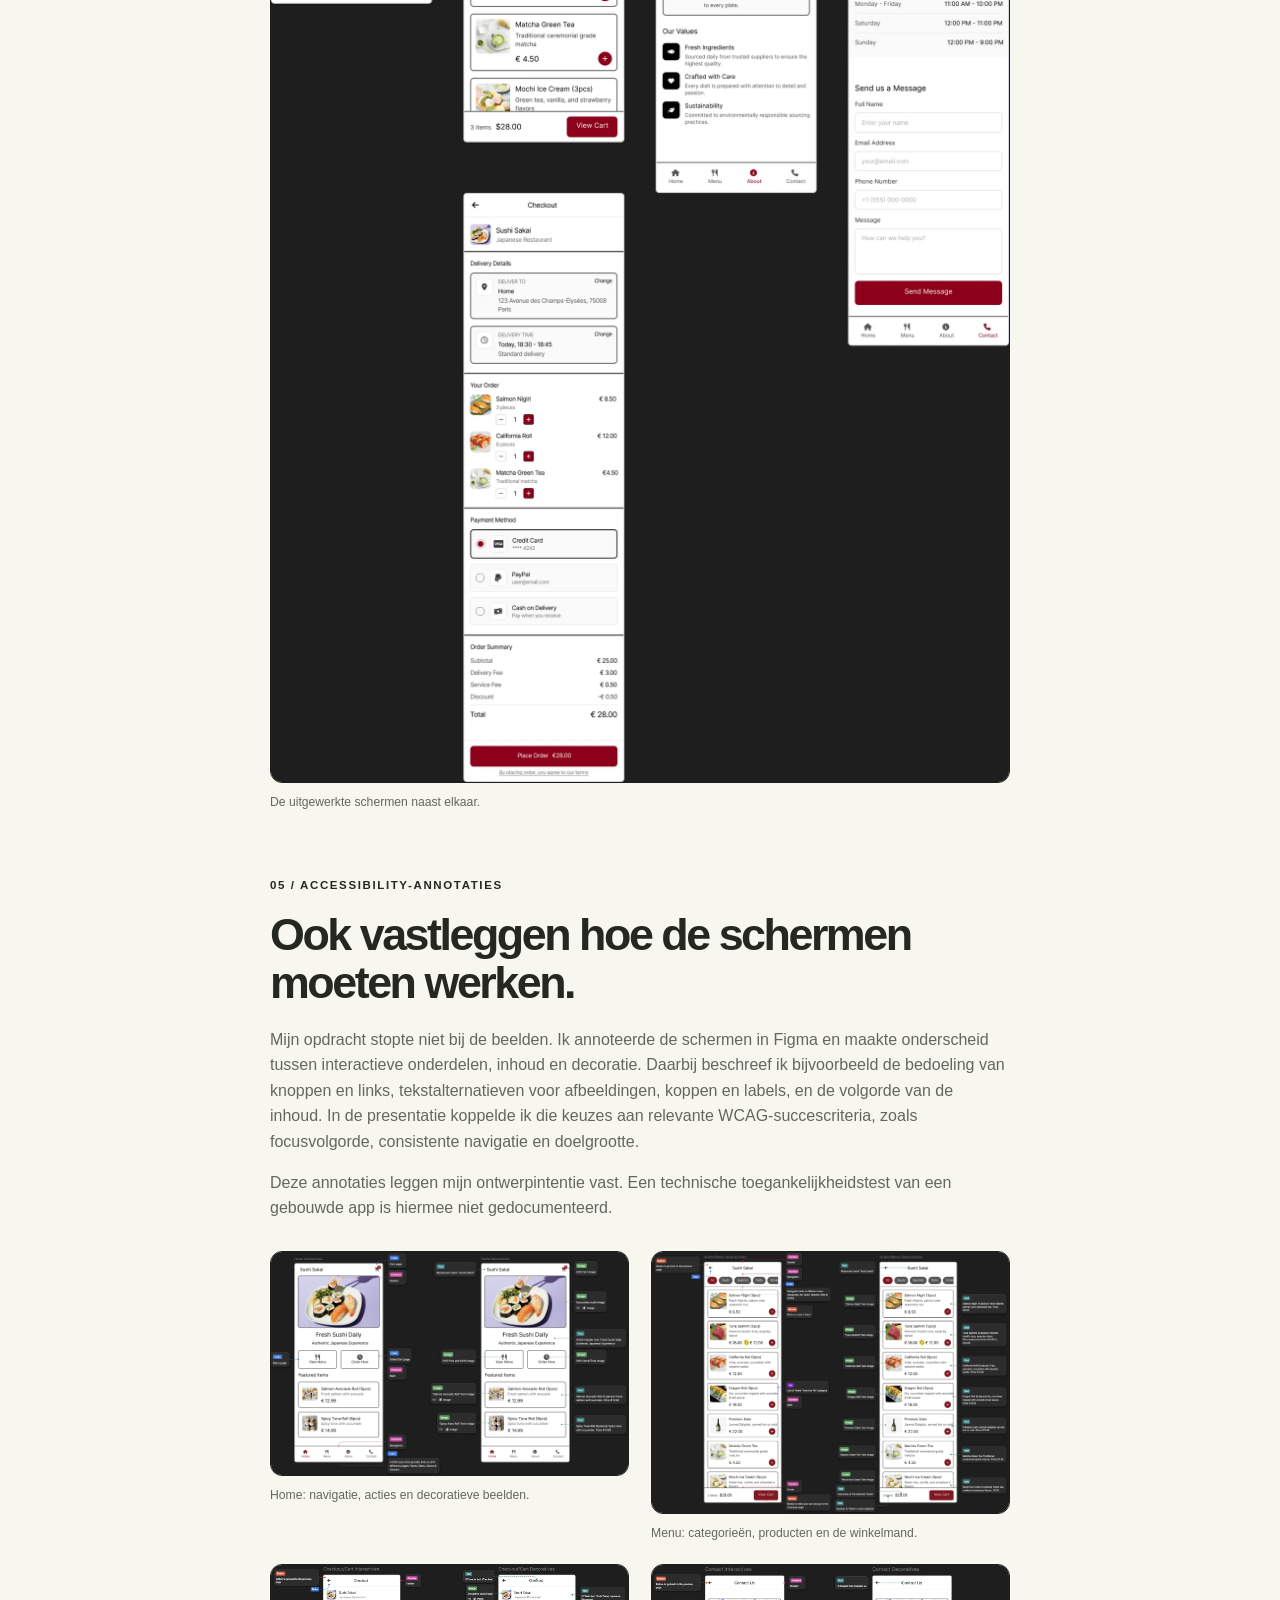
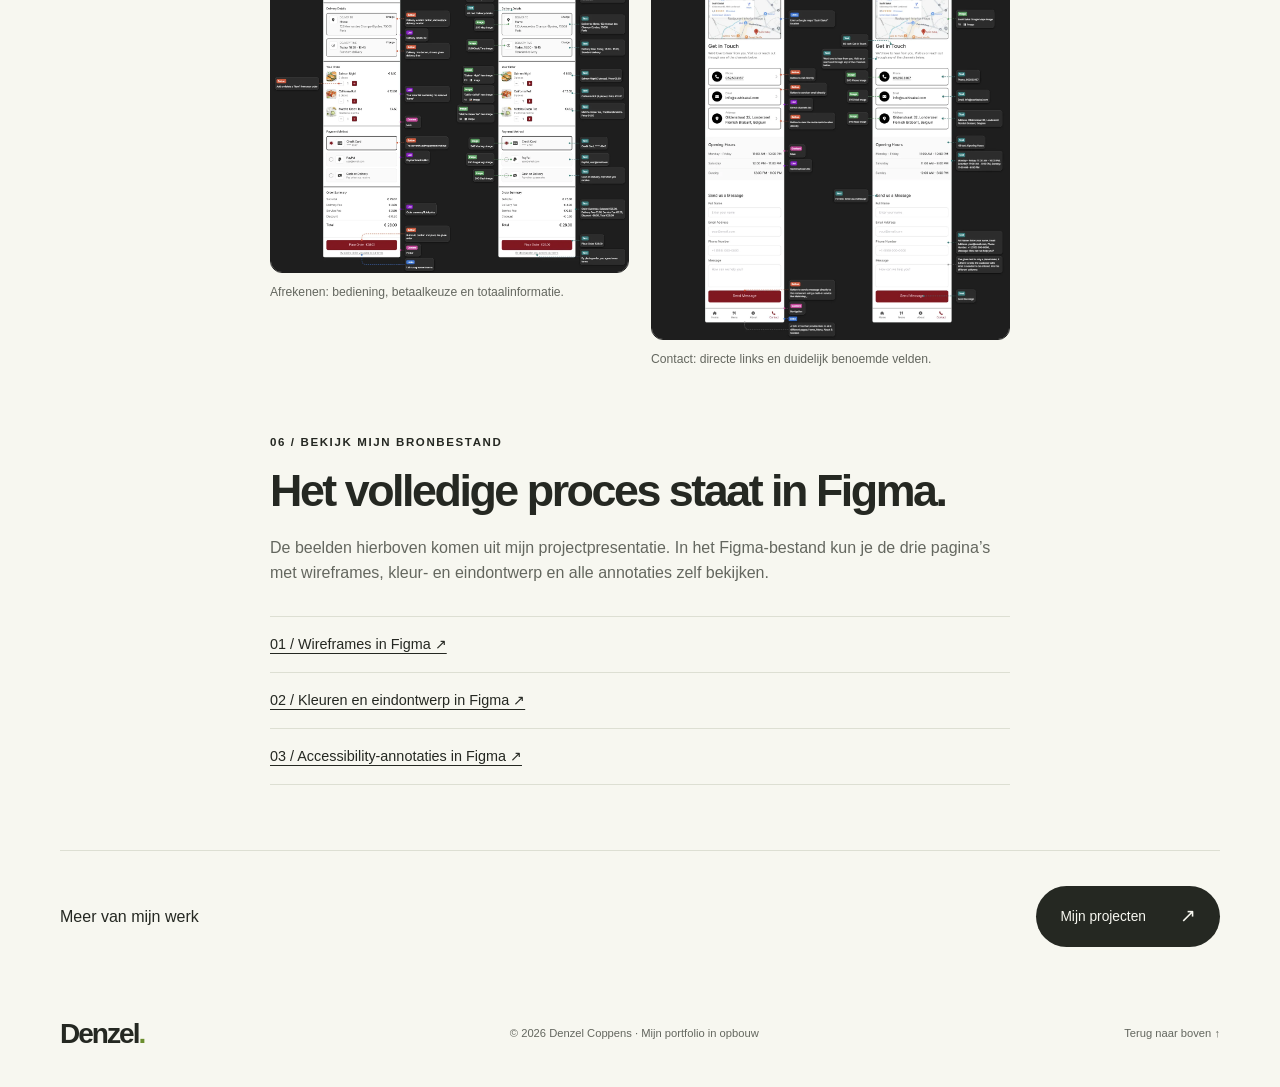
<file: sushi-sakai.html>
<!doctype html>
<html lang="nl">
  <head>
    <meta charset="utf-8">
    <meta name="viewport" content="width=device-width, initial-scale=1">
    <meta
      name="description"
      content="Mijn individuele ontwerp voor een toegankelijkere mobiele Sushi Sakai-ervaring: van wireframes en contrastonderzoek tot finale schermen en annotaties."
    >
    <title>Sushi Sakai — Denzel Coppens</title>
    <link rel="icon" href="assets/favicon.svg">
    <link rel="stylesheet" href="assets/css/style.css">
    <script src="assets/js/main.js" defer></script>
    <script src="assets/js/lightbox.js" defer></script>
    <script defer src="https://t.contentsquare.net/uxa/f3ea2d2d2dc5b.js"></script>
  </head>
  <body>
    <a class="skip-link" href="#main">Ga naar de inhoud</a>
    <header class="site-header container">
      <a class="logo" href="index.html" aria-label="Denzel Coppens — mijn startpagina">Denzel<span>.</span></a>
      <button class="menu-toggle" type="button" aria-expanded="false" aria-controls="main-nav" hidden>
        Menu <span aria-hidden="true">+</span>
      </button>
      <nav class="main-nav" id="main-nav" aria-label="Hoofdnavigatie">
        <a href="index.html#werk">Mijn werk</a>
        <a href="index.html#over">Over mij</a>
        <a class="nav-contact" href="index.html#contact">Contact <span aria-hidden="true">↗</span></a>
      </nav>
    </header>

    <main id="main" class="case-page sakai-case container">
      <a class="back-link" href="index.html#werk">← Mijn projecten</a>

      <div class="case-heading">
        <p class="eyebrow">UX / UI · User Centered Design · Toegankelijkheid</p>
        <h1>Sushi Sakai<span class="accent-dot">.</span></h1>
        <p class="intro">
          Voor een individuele opdracht ontwierp ik een mobiel appconcept voor Sushi Sakai.
          Ik vertrok van hun bestaande website en bestelomgeving en werkte in Figma van
          wireframes naar een visueel ontwerp met toegankelijkheid als uitgangspunt.
        </p>
      </div>

      <div class="sakai-cover" aria-label="Twee schermen uit mijn mobiele ontwerp voor Sushi Sakai">
        <div class="sakai-cover-copy">
          <span>Individuele case / mobiele app</span>
          <strong>Ontwerpen voor iedereen die wil bestellen.</strong>
          <span>Van eerste opzet tot accessibility-annotaties</span>
        </div>
        <div class="sakai-cover-screens" aria-hidden="true">
          <img src="assets/images/sushi-sakai/home-scherm.webp" alt="" width="375" height="843">
          <img src="assets/images/sushi-sakai/menu-scherm.webp" alt="" width="375" height="1166">
        </div>
      </div>

      <dl class="project-facts">
        <div><dt>Mijn rol</dt><dd>Zelfstandig UX/UI-ontwerp</dd></div>
        <div><dt>Opdracht</dt><dd>User Centered Design</dd></div>
        <div><dt>Medium</dt><dd>Mobiel appconcept</dd></div>
        <div><dt>Tool</dt><dd>Figma</dd></div>
      </dl>

      <nav class="case-jump-links" aria-label="Onderdelen van deze case">
        <a href="#vertrekpunt">Vertrekpunt</a>
        <a href="#wireframes">Wireframes</a>
        <a href="#kleur">Kleur &amp; contrast</a>
        <a href="#ontwerp">Eindontwerp</a>
        <a href="#annotaties">Annotaties</a>
      </nav>

      <div class="case-story sakai-story">
        <section id="vertrekpunt">
          <p class="eyebrow">01 / Vertrekpunt</p>
          <h2>Van de bestaande website naar een mobiel concept.</h2>
          <p>
            Sushi Sakai had al een website met een aparte bestelomgeving. Die twee ervaringen
            gebruikte ik als referentie voor mijn opdracht. Ik onderzocht hoe ik de informatie,
            het menu en het bestelproces in één samenhangend mobiel ontwerp kon presenteren.
          </p>
          <p>
            Het beeld hieronder komt uit mijn projectpresentatie en toont de website zoals ik
            die destijds gebruikte. De <a href="https://sushisakai.be/home-1" target="_blank" rel="noopener noreferrer">huidige website ↗</a>
            en <a href="https://orderbilly.com/events/2f4f1936-1a3c-434d-984a-93d193343ca2" target="_blank" rel="noopener noreferrer">bestelpagina ↗</a>
            kunnen inmiddels veranderd zijn. Vooral de bestelpagina ziet er nu anders uit dan
            tijdens mijn ontwerpproces.
          </p>
          <figure class="case-media">
            <a href="assets/images/sushi-sakai/vertrekpunt.webp" data-lightbox data-image-id="vertrekpunt" aria-label="Bekijk het screenshot van de toenmalige Sushi Sakai-website op groot formaat">
              <img src="assets/images/sushi-sakai/vertrekpunt.webp" alt="Screenshot van de Sushi Sakai-website uit mijn projectpresentatie, met een grote sushifoto en knoppen voor afhalen en levering." width="1600" height="771" loading="lazy">
            </a>
            <figcaption>De website als vertrekpunt, vastgelegd in mijn presentatie.</figcaption>
          </figure>
        </section>

        <section id="wireframes">
          <p class="eyebrow">02 / Wireframes</p>
          <h2>Eerst de structuur, daarna de vormgeving.</h2>
          <p>
            Mijn eerste schermen werkten de belangrijkste onderdelen uit: home, menu, over
            Sushi Sakai en contact. In grijstinten kon ik de volgorde van de informatie en de
            belangrijkste acties beoordelen voordat beelden en merkkleuren de aandacht trokken.
          </p>
          <figure class="case-media case-media-dark">
            <a href="assets/images/sushi-sakai/wireframes.webp" data-lightbox data-image-id="wireframes" aria-label="Bekijk mijn vier mobiele wireframes op groot formaat">
              <img src="assets/images/sushi-sakai/wireframes.webp" alt="Vier grijze mobiele wireframes voor home, menu, over en contact, naast elkaar op een donkere achtergrond." width="1400" height="1336" loading="lazy">
            </a>
            <figcaption>De eerste opzet van de mobiele schermen.</figcaption>
          </figure>
        </section>

        <section id="kleur">
          <p class="eyebrow">03 / Kleur en contrast</p>
          <h2>Merkgevoel afwegen tegen leesbaarheid.</h2>
          <p>
            Ik onderzocht meerdere kleurcombinaties in contrastmatrices. De eerste verkenning
            gebruikte onder meer sakurarood, groen en ijsblauw. Daarna vergeleek ik een
            compacter palet met donkerrood, wit, gebroken wit en geel. Zo kon ik kleuren voor
            tekst en achtergronden kiezen op basis van contrast. Wit op donkerrood kwam in
            mijn matrix bijvoorbeeld uit op een verhouding van 9,8:1.
          </p>
          <div class="case-media-grid">
            <figure class="case-media">
              <a href="assets/images/sushi-sakai/contrast-verkenning.webp" data-lightbox data-image-id="contrast_verkenning" aria-label="Bekijk mijn eerste contrastmatrix op groot formaat">
                <img src="assets/images/sushi-sakai/contrast-verkenning.webp" alt="Mijn eerste kleurmatrix met onder meer rood, groen en ijsblauw en contrastwaardes voor tekst op achtergrond." width="1300" height="1171" loading="lazy">
              </a>
              <figcaption>Eerste kleurverkenning.</figcaption>
            </figure>
            <figure class="case-media">
              <a href="assets/images/sushi-sakai/contrast-definitief.webp" data-lightbox data-image-id="contrast_definitief" aria-label="Bekijk mijn tweede contrastmatrix op groot formaat">
                <img src="assets/images/sushi-sakai/contrast-definitief.webp" alt="Mijn tweede kleurmatrix met wit, gebroken wit, geel, donkerrood en donkere tekstkleuren, inclusief contrastwaardes." width="1300" height="1160" loading="lazy">
              </a>
              <figcaption>Het palet dat ik voor het finale ontwerp onderzocht.</figcaption>
            </figure>
          </div>
        </section>

        <section id="ontwerp">
          <p class="eyebrow">04 / Eindontwerp</p>
          <h2>Een herkenbare flow van menu tot bestelling.</h2>
          <p>
            In het uitgewerkte ontwerp gaf ik de schermen echte beelden en een vaste visuele
            stijl. De navigatie blijft herkenbaar, de menukaarten tonen productinformatie en
            prijs samen, en het afrekenscherm groepeert bezorging, bestelling, betaling en totaal.
            De schermen tonen een ontwerpconcept. De producten, prijzen en gegevens in de
            beelden geven niet de actuele situatie van het restaurant weer.
          </p>
          <figure class="case-media case-media-dark">
            <a href="assets/images/sushi-sakai/finale-schermen.webp" data-lightbox data-image-id="finale_schermen" aria-label="Bekijk alle finale mobiele schermen op groot formaat">
              <img src="assets/images/sushi-sakai/finale-schermen.webp" alt="Vijf finale mobiele schermen van het Sushi Sakai-concept: home, menu, over, contact en afrekenen." width="1500" height="2318" loading="lazy">
            </a>
            <figcaption>De uitgewerkte schermen naast elkaar.</figcaption>
          </figure>
        </section>

        <section id="annotaties">
          <p class="eyebrow">05 / Accessibility-annotaties</p>
          <h2>Ook vastleggen hoe de schermen moeten werken.</h2>
          <p>
            Mijn opdracht stopte niet bij de beelden. Ik annoteerde de schermen in Figma en
            maakte onderscheid tussen interactieve onderdelen, inhoud en decoratie. Daarbij
            beschreef ik bijvoorbeeld de bedoeling van knoppen en links, tekstalternatieven
            voor afbeeldingen, koppen en labels, en de volgorde van de inhoud. In de presentatie
            koppelde ik die keuzes aan relevante WCAG-succescriteria, zoals focusvolgorde,
            consistente navigatie en doelgrootte.
          </p>
          <p>
            Deze annotaties leggen mijn ontwerpintentie vast. Een technische
            toegankelijkheidstest van een gebouwde app is hiermee niet gedocumenteerd.
          </p>
          <div class="annotation-grid">
            <figure class="case-media case-media-dark">
              <a href="assets/images/sushi-sakai/annotaties-home.webp" data-lightbox data-image-id="annotaties_home" aria-label="Bekijk mijn toegankelijkheidsannotaties voor het homescherm op groot formaat">
                <img src="assets/images/sushi-sakai/annotaties-home.webp" alt="Het homescherm tweemaal naast elkaar, met gekleurde lijnen en labels voor links, inhoud, tekst en afbeeldingen." width="1600" height="1000" loading="lazy">
              </a>
              <figcaption>Home: navigatie, acties en decoratieve beelden.</figcaption>
            </figure>
            <figure class="case-media case-media-dark">
              <a href="assets/images/sushi-sakai/annotaties-menu.webp" data-lightbox data-image-id="annotaties_menu" aria-label="Bekijk mijn toegankelijkheidsannotaties voor het menu op groot formaat">
                <img src="assets/images/sushi-sakai/annotaties-menu.webp" alt="Het mobiele menu met annotaties voor categorieën, productinformatie, toevoegknoppen en winkelmand." width="1600" height="1169" loading="lazy">
              </a>
              <figcaption>Menu: categorieën, producten en de winkelmand.</figcaption>
            </figure>
            <figure class="case-media case-media-dark">
              <a href="assets/images/sushi-sakai/annotaties-afrekenen.webp" data-lightbox data-image-id="annotaties_afrekenen" aria-label="Bekijk mijn toegankelijkheidsannotaties voor het afrekenscherm op groot formaat">
                <img src="assets/images/sushi-sakai/annotaties-afrekenen.webp" alt="Het afrekenscherm met annotaties voor bezorggegevens, aantallen, betaalmethode, prijsopbouw en bestelknop." width="1351" height="1162" loading="lazy">
              </a>
              <figcaption>Afrekenen: bediening, betaalkeuze en totaalinformatie.</figcaption>
            </figure>
            <figure class="case-media case-media-dark">
              <a href="assets/images/sushi-sakai/annotaties-contact.webp" data-lightbox data-image-id="annotaties_contact" aria-label="Bekijk mijn toegankelijkheidsannotaties voor het contactscherm op groot formaat">
                <img src="assets/images/sushi-sakai/annotaties-contact.webp" alt="Het contactscherm met annotaties voor contactlinks, openingstijden, formulierlabels en verzendknop." width="1214" height="1272" loading="lazy">
              </a>
              <figcaption>Contact: directe links en duidelijk benoemde velden.</figcaption>
            </figure>
          </div>
        </section>

        <section>
          <p class="eyebrow">06 / Bekijk mijn bronbestand</p>
          <h2>Het volledige proces staat in Figma.</h2>
          <p>
            De beelden hierboven komen uit mijn projectpresentatie. In het Figma-bestand kun je
            de drie pagina’s met wireframes, kleur- en eindontwerp en alle annotaties zelf bekijken.
          </p>
          <ul class="sakai-source-links">
            <li><a href="https://www.figma.com/design/pFbQwvJNpq0fvk3B5Mb31f/Algemene-opdracht---Accessibility-%E2%80%93-User-Centered-design?node-id=0-1" target="_blank" rel="noopener noreferrer">01 / Wireframes in Figma ↗</a></li>
            <li><a href="https://www.figma.com/design/pFbQwvJNpq0fvk3B5Mb31f/Algemene-opdracht---Accessibility-%E2%80%93-User-Centered-design?node-id=10-2" target="_blank" rel="noopener noreferrer">02 / Kleuren en eindontwerp in Figma ↗</a></li>
            <li><a href="https://www.figma.com/design/pFbQwvJNpq0fvk3B5Mb31f/Algemene-opdracht---Accessibility-%E2%80%93-User-Centered-design?node-id=38-2" target="_blank" rel="noopener noreferrer">03 / Accessibility-annotaties in Figma ↗</a></li>
          </ul>
        </section>
      </div>

      <div class="case-end">
        <span>Meer van mijn werk</span>
        <a class="button button-dark" href="index.html#werk">Mijn projecten <span aria-hidden="true">↗</span></a>
      </div>
    </main>

    <dialog class="image-lightbox" id="image-lightbox" aria-labelledby="lightbox-caption">
      <div class="lightbox-controls">
        <button class="lightbox-zoom" type="button" aria-pressed="false">Vergroot verder</button>
        <button class="lightbox-close" type="button" autofocus>Sluiten <span aria-hidden="true">×</span></button>
      </div>
      <div class="lightbox-scroll">
        <figure class="lightbox-figure">
          <img class="lightbox-image" alt="">
          <figcaption id="lightbox-caption"></figcaption>
        </figure>
      </div>
    </dialog>

    <footer class="site-footer container">
      <a class="logo" href="index.html">Denzel<span>.</span></a>
      <p>© 2026 Denzel Coppens · Mijn portfolio in opbouw</p>
      <a href="#main">Terug naar boven <span aria-hidden="true">↑</span></a>
    </footer>
  </body>
</html>
</file>
<file: assets/css/style.css>
/* 1. Basis — dummy stijl op het moment. */
:root {
    --paper: #f7f7f0;
    --ink: #252822;
    --muted: #64675f;
    --line: #dddfd3;
    --accent: #d5f478;
    --radius: 16px;
}

* { box-sizing: border-box; }
html { scroll-behavior: smooth; scroll-padding-top: 24px; }
body { margin: 0; background: var(--paper); color: var(--ink); font-family: Arial, Helvetica, sans-serif; line-height: 1.6; }
a { color: inherit; text-decoration: none; }
button { color: inherit; font: inherit; cursor: pointer; }
button[hidden] { display: none; }
h1, h2, h3, p { margin: 0; }
h1, h2, h3 { line-height: 1.08; font-weight: 600; letter-spacing: -0.055em; }
h1 { font-size: clamp(3.3rem, 6.6vw, 6.25rem); }
h2 { font-size: clamp(2.2rem, 4vw, 3.5rem); }
h3 { font-size: 1.75rem; }
a:focus-visible, button:focus-visible { outline: 3px solid #527622; outline-offset: 6px; }
::selection { background: var(--accent); color: var(--ink); }
.container { width: min(1160px, calc(100% - 96px)); margin-inline: auto; }
.section { padding-block: 100px; }
.eyebrow { font-size: .72rem; font-weight: 600; text-transform: uppercase; letter-spacing: .14em; margin-bottom: 25px; }
.intro { max-width: 420px; color: var(--muted); font-size: 1.05rem; line-height: 1.7; }
.accent-dot { color: #789e38; }
.button { display: inline-flex; align-items: center; justify-content: space-between; gap: 34px; padding: 15px 24px; border-radius: 999px; font-size: .86rem; }
.button-dark { background: var(--ink); color: var(--paper); }
.button-dark:hover { background: #41483a; }
.button span { font-size: 1.2rem; }
.skip-link { position: absolute; top: -80px; left: 20px; z-index: 10; background: var(--ink); color: white; padding: 12px; }
.skip-link:focus { top: 16px; }

/* 2. Header en navigatie */
.site-header { min-height: 105px; display: flex; align-items: center; justify-content: space-between; border-bottom: 1px solid var(--line); position: relative; }
.logo { font-size: 1.75rem; font-weight: 800; letter-spacing: -.07em; }
.logo span { color: #6b8e2e; }
.main-nav { display: flex; align-items: center; gap: 36px; font-size: .85rem; }
.main-nav a:hover { text-decoration: underline; text-underline-offset: 5px; }
.nav-contact { border: 1px solid var(--line); border-radius: 999px; padding: 9px 18px; }
.nav-contact span { margin-left: 13px; }
.menu-toggle { background: transparent; border: 1px solid var(--line); border-radius: 30px; padding: 8px 16px; }
.menu-toggle span { margin-left: 10px; }

/* 3. Introductie met een decoratieve compositie (geen afbeeldingen nodig) */
.hero { padding-top: 75px; display: grid; grid-template-columns: 1.15fr 1fr; gap: 30px 55px; align-items: center; }
.status-dot { display: inline-block; width: 7px; height: 7px; background: #789e38; border-radius: 50%; margin-right: 7px; }
.hero h1 span { color: #858b7c; }
.hero .intro { margin-block: 25px 28px; }
.hero-art { position: relative; aspect-ratio: 1; background: #eceee4; border-radius: var(--radius); overflow: hidden; }
.art-grid { position: absolute; inset: 0; background-image: linear-gradient(#d9ddcd 1px, transparent 1px), linear-gradient(90deg, #d9ddcd 1px, transparent 1px); background-size: 44px 44px; opacity: .6; }
.art-label { position: absolute; top: 25px; left: 25px; max-width: 170px; font-size: .75rem; line-height: 1.4; }
.art-disc { position: absolute; width: 63%; aspect-ratio: 1; top: 20%; left: 19%; background: var(--accent); border-radius: 50%; display: grid; place-items: center; transform: rotate(-16deg); box-shadow: 12px 18px 0 #b9d462; }
.art-disc > span { font-size: clamp(3rem, 6vw, 5.5rem); letter-spacing: -.08em; font-weight: 700; }
.small-star { font-size: .65em; vertical-align: top; }
.orbit { position: absolute; inset: 12%; border: 1px solid #969f87; border-radius: 50%; }
.orbit-one { transform: rotate(-30deg) scaleX(1.15) scaleY(.55); }
.orbit-two { inset: 8%; transform: rotate(55deg) scaleY(.7); }
.art-sticker { position: absolute; right: 7%; bottom: 14%; background: var(--ink); color: white; padding: 15px 18px; transform: rotate(8deg); font-size: .72rem; font-weight: 600; line-height: 1.5; letter-spacing: .04em; }
.art-caption { position: absolute; bottom: 22px; left: 24px; font-size: .6rem; letter-spacing: .09em; }
.art-spark { position: absolute; top: 12%; right: 10%; font-size: 3.5rem; }
.hero-bottom { grid-column: 1 / -1; display: flex; justify-content: space-between; border-top: 1px solid var(--line); margin-top: 33px; padding-block: 21px; font-size: .71rem; color: var(--muted); }
.hero-bottom a span { margin-left: 18px; }

/* 4. Projectkaarten */
.work-section { padding-top: 70px; background: #eff0e8; }
.section-heading { display: flex; justify-content: space-between; align-items: flex-end; gap: 24px; margin-bottom: 40px; }
.section-heading .eyebrow { margin-bottom: 16px; }
.section-heading > p { color: var(--muted); font-size: .84rem; }
.project-grid { display: grid; grid-template-columns: repeat(2, minmax(0, 1fr)); gap: 45px 28px; }
.project-card { display: block; }
.project-visual { position: relative; aspect-ratio: 1.45; border-radius: var(--radius); overflow: hidden; isolation: isolate; }
.visual-number { position: absolute; top: 21px; left: 24px; font-size: .7rem; z-index: 2; }
.visual-label { position: absolute; bottom: 20px; left: 24px; font-size: .65rem; text-transform: uppercase; letter-spacing: .1em; z-index: 2; }
.project-info { display: flex; justify-content: space-between; align-items: center; margin-top: 20px; }
.project-category { font-size: .65rem; letter-spacing: .07em; text-transform: uppercase; color: var(--muted); margin-bottom: 8px; }
.circle-arrow { display: grid; place-items: center; border: 1px solid #cdd1c3; border-radius: 50%; width: 39px; height: 39px; transition: background .2s, transform .2s; }
.project-card:hover .circle-arrow { background: var(--accent); transform: rotate(45deg); }
.project-card:hover h3 { text-decoration: underline; text-decoration-thickness: 1px; text-underline-offset: 5px; }
.project-description { color: var(--muted); font-size: .83rem; margin-top: 9px; }

/* Tijdelijke projectbeelden. Later vervangbaar door echte foto's of screenshots. */
.visual-interface { background: #dce9cb; }
.visual-bibber { background: linear-gradient(132deg, #122333 0%, #254665 49%, #946b92 100%); color: #fff; }
.visual-bibber .visual-number, .visual-bibber .visual-label { color: #fff; }
.bibber-pulse { position: absolute; width: 62%; aspect-ratio: 1; border: 1px solid #ffffff73; border-radius: 50%; transform: rotate(-24deg) scaleY(.52); }
.bibber-pulse-one { top: -1%; right: -10%; }
.bibber-pulse-two { bottom: -24%; left: -22%; border-color: #d5f47880; }
.bibber-cross { position: absolute; right: 12%; top: 20%; display: grid; place-items: center; width: 24%; aspect-ratio: 1; border-radius: 50%; background: #d5f478; color: #1b3948; font-size: clamp(4rem, 10vw, 8rem); line-height: 1; transform: rotate(-13deg); box-shadow: 14px 15px 0 #d5f47833; }
.bibber-title { position: absolute; left: 10%; top: 25%; font-size: clamp(2.4rem, 5.3vw, 5.4rem); line-height: .88; letter-spacing: -.075em; font-weight: 900; text-shadow: 0 10px 25px #13233466; }
.bibber-title small { display: inline-block; margin-left: .3em; color: #d5f478; font-size: .28em; letter-spacing: .03em; vertical-align: top; }
.mock-browser { position: absolute; width: 66%; height: 70%; top: 16%; left: 17%; border-radius: 8px; background: #f9faf3; box-shadow: 9px 15px 0 #b3c29f; transform: rotate(-6deg); }
.browser-bar { border-bottom: 1px solid #dfe3d6; padding: 3% 6%; display: flex; gap: 4px; }
.browser-bar i { width: 4px; height: 4px; border-radius: 50%; background: #b8bfab; }
.browser-content { position: relative; padding: 8%; }
.mock-word { font-size: clamp(1.4rem, 3.1vw, 2.8rem); font-weight: 700; letter-spacing: -.06em; line-height: 1; display: block; }
.mock-flower { position: absolute; top: 15%; right: 8%; font-size: clamp(3rem, 7vw, 6rem); color: #759946; line-height: 1; }
.mock-line { height: 4px; width: 45%; background: #d3d9c8; margin-top: 7%; }
.mock-line.short { width: 32%; margin-top: 3%; }
.mock-button { display: block; width: 25%; height: 15px; background: var(--ink); border-radius: 20px; margin-top: 7%; }
.visual-experience { background: #dcd6ef; }
.dimension-ring { position: absolute; width: 44%; aspect-ratio: 1; border: 25px solid #a799cc; border-radius: 50%; transform: rotate(-30deg) scaleX(.7); }
.ring-back { top: 12%; left: 16%; box-shadow: inset 7px 3px 0 #c4b5e3, 7px 3px 0 #8c7ab3; }
.ring-front { bottom: 17%; right: 12%; border-color: #ede8fa; box-shadow: inset 7px 3px 0 #c4b5e3, 7px 3px 0 #c4b5e3; transform: rotate(30deg) scaleX(.7); }
.dimension-sphere { position: absolute; width: 21%; aspect-ratio: 1; border-radius: 50%; background: radial-gradient(circle at 30% 25%, #f7f5ff, #9a87c2); left: 39%; top: 34%; }
.dimension-caption { position: absolute; right: 7%; top: 10%; font-size: .65rem; letter-spacing: .1em; line-height: 1.3; }
.visual-sakai { background: #8c001a; color: #fff; }
.visual-sakai .visual-label { color: #fff; }
.sakai-card-mark { position: absolute; top: 25%; left: 9%; z-index: 1; font-size: clamp(2.8rem, 6vw, 5.5rem); font-weight: 800; letter-spacing: -.09em; line-height: .84; }
.sakai-card-mark span { color: #ffe926; }
.sakai-card-circle { position: absolute; width: 58%; aspect-ratio: 1; top: -15%; right: -8%; border: 2px solid #ffffff70; border-radius: 50%; box-shadow: 0 0 0 48px #ffffff14, 0 0 0 96px #ffffff0b; }
.sakai-card-note { position: absolute; right: 8%; bottom: 25%; z-index: 1; padding: 10px 13px; background: #ffe926; color: #252822; font-size: .7rem; font-weight: 700; line-height: 1.25; transform: rotate(-6deg); }
.visual-design { background: #eccbb8; }
.type-poster { position: absolute; width: 54%; height: 76%; left: 23%; top: 12%; background: #a44730; color: #ffead7; padding: 6%; transform: rotate(7deg); box-shadow: 8px 10px 0 #d6ad96; }
.type-poster > span:first-child { font-size: clamp(2rem, 4.5vw, 4rem); font-weight: 700; line-height: .92; letter-spacing: -.06em; }
.type-poster em { font-family: Georgia, serif; font-weight: normal; }
.poster-star { position: absolute; right: 7%; top: 8%; font-size: 2.8rem; color: #f0bd83; }
.visual-research { background: #e6e5df; }
.note { position: absolute; width: 35%; height: 49%; padding: 5%; box-shadow: 3px 6px 8px #25282216; }
.note > span:first-child { font-size: clamp(.5rem, 1vw, .8rem); }
.note-one { left: 12%; top: 17%; background: #f5f3e9; transform: rotate(-12deg); }
.note-two { left: 36%; top: 29%; background: var(--accent); transform: rotate(4deg); z-index: 1; }
.note-three { right: 10%; top: 13%; background: #c7c0dd; transform: rotate(15deg); }
.note-lines { height: 45%; margin-top: 16%; background: repeating-linear-gradient(transparent 0 10px, #b8b8a9 10px 12px); }
.note-circle { width: 50%; aspect-ratio: 1; margin: 15% auto; border: 2px solid #6c813d; border-radius: 50%; }
.note-star { display: block; font-size: 3rem; text-align: center; line-height: 1.4; }

/* 5. Over mij, contact en footer */
.about-section { display: grid; grid-template-columns: .9fr 1.1fr; gap: 100px; align-items: center; }
.portrait-placeholder { min-height: 360px; border-radius: var(--radius); background: #e8e9df; display: flex; flex-direction: column; justify-content: center; align-items: center; position: relative; font-size: .8rem; }
.portrait-star { font-size: 8rem; line-height: 1.4; color: #aeb5a0; }
.portrait-note { position: absolute; bottom: 24px; font-size: .65rem; color: var(--muted); }
.about-copy h2 { margin-bottom: 24px; }
.about-copy > p:not(.eyebrow) { color: var(--muted); margin-top: 15px; font-size: .95rem; }
.skill-tags { display: flex; flex-wrap: wrap; gap: 8px; margin-top: 25px; }
.skill-tags span { padding: 6px 12px; border: 1px solid var(--line); border-radius: 20px; font-size: .7rem; }
.contact-section { background: var(--accent); padding-block: 70px; }
.contact-inner h2 { max-width: 820px; font-size: clamp(2.8rem, 5.8vw, 5rem); }
.contact-inner h2 > span { margin-left: 24px; }
.contact-bottom { display: flex; justify-content: space-between; align-items: center; gap: 24px; margin-top: 40px; }
.contact-bottom p { font-size: .85rem; }
.placeholder-label { border: 1px dashed #7d954d; border-radius: 30px; padding: 12px 20px; font-size: .75rem; }
.site-footer { display: flex; justify-content: space-between; align-items: center; gap: 20px; padding-block: 30px; }
.site-footer p, .site-footer > a:last-child { font-size: .7rem; color: var(--muted); }

/* 6. Eenvoudige projectdetailpagina */
.case-page { padding-top: 35px; }
.back-link { font-size: .85rem; text-decoration: underline; text-underline-offset: 4px; }
.case-heading { margin-block: 55px 40px; }
.case-heading .intro { margin-top: 20px; max-width: 550px; }
.case-page > .project-visual { aspect-ratio: 2.2; }
.case-page .mock-browser { width: 43%; left: 28.5%; }
.case-page .dimension-ring { width: 30%; }
.case-page .dimension-sphere { width: 14%; left: 43%; }
.case-page .type-poster { width: 35%; left: 32.5%; padding: 3%; }
.case-page .note { width: 26%; padding: 3%; }
.case-page .note-two { left: 37%; }
.case-bibber-visual .bibber-title { top: 26%; left: 11%; font-size: clamp(4rem, 10vw, 9rem); }
.case-bibber-visual .bibber-cross { width: 17%; right: 18%; top: 15%; }
.presentation-frame { aspect-ratio: 16 / 9; margin-top: 28px; overflow: hidden; border-radius: var(--radius); background: #e7e9e2; }
.presentation-frame iframe { display: block; width: 100%; height: 100%; border: 0; }
.presentation-link { margin-top: 12px; font-size: .82rem; color: var(--muted); }
.presentation-link a { text-decoration: underline; text-underline-offset: 3px; }
.project-facts { display: grid; grid-template-columns: repeat(4, 1fr); padding-block: 28px; border-bottom: 1px solid var(--line); gap: 24px; }
.project-facts dt { font-size: .7rem; color: var(--muted); margin-bottom: 6px; }
.project-facts dd { margin: 0; font-size: .9rem; }
.case-story { max-width: 740px; margin: 65px auto; }
.case-story section + section { margin-top: 65px; }
.case-story .eyebrow { margin-bottom: 15px; }
.case-story h2 { font-size: clamp(2rem, 4vw, 2.8rem); margin-bottom: 20px; }
.case-story section > p:last-of-type { color: var(--muted); }
.process-placeholder { min-height: 240px; padding: 24px; border: 1px dashed #adb39e; background: #eef0e6; border-radius: var(--radius); display: flex; flex-direction: column; justify-content: center; align-items: center; text-align: center; gap: 12px; margin-top: 30px; font-size: .8rem; color: var(--muted); }
.process-placeholder span { font-size: 2rem; }
.case-end { border-top: 1px solid var(--line); padding-block: 35px; display: flex; align-items: center; justify-content: space-between; gap: 20px; }
.sakai-case .accent-dot { color: #8c001a; }
.sakai-case .case-heading .intro { max-width: 680px; }
.sakai-cover { display: grid; grid-template-columns: .85fr 1.15fr; min-height: 470px; border-radius: var(--radius); overflow: hidden; background: #8c001a; color: white; }
.sakai-cover-copy { padding: 54px; display: flex; flex-direction: column; justify-content: space-between; gap: 32px; }
.sakai-cover-copy span { font-size: .68rem; text-transform: uppercase; letter-spacing: .1em; }
.sakai-cover-copy strong { max-width: 450px; font-size: clamp(2.2rem, 4.6vw, 4.3rem); font-weight: 650; letter-spacing: -.065em; line-height: 1.05; }
.sakai-cover-screens { display: flex; align-items: flex-start; justify-content: center; gap: 22px; padding: 34px 35px 0 0; overflow: hidden; }
.sakai-cover-screens img { display: block; width: min(42%, 235px); height: auto; border-radius: 9px 9px 0 0; box-shadow: 0 16px 35px #27000666; }
.sakai-cover-screens img + img { margin-top: 65px; }
.case-jump-links { display: flex; flex-wrap: wrap; gap: 8px 22px; padding-block: 20px; border-bottom: 1px solid var(--line); font-size: .79rem; }
.case-jump-links a { text-decoration: underline; text-decoration-color: #a2a69b; text-underline-offset: 5px; }
.case-jump-links a:hover { text-decoration-color: currentColor; }
.sakai-story { margin-top: 75px; }
.sakai-story section { scroll-margin-top: 35px; }
.sakai-story section > p:not(.eyebrow) { color: var(--muted); }
.sakai-story section > p:not(.eyebrow) + p { margin-top: 15px; }
.sakai-story section > p a { color: var(--ink); text-decoration: underline; text-underline-offset: 3px; }
.case-media { margin: 30px 0 0; }
.case-media a { display: block; border-radius: 12px; overflow: hidden; border: 1px solid var(--line); background: #fff; }
.case-media img { display: block; width: 100%; height: auto; }
.case-media-dark a { background: #1e1e1e; border-color: #1e1e1e; }
.case-media figcaption { margin-top: 10px; font-size: .76rem; line-height: 1.5; color: var(--muted); }
.case-media-grid, .annotation-grid { display: grid; grid-template-columns: repeat(2, minmax(0, 1fr)); gap: 22px; margin-top: 30px; }
.case-media-grid .case-media, .annotation-grid .case-media { margin-top: 0; }
.case-media a:hover img { opacity: .88; }
.lightbox-open { overflow: hidden; }
.image-lightbox { width: min(96vw, 1440px); max-width: none; height: calc(100dvh - 32px); max-height: none; padding: 0; overflow: hidden; border: 0; border-radius: 14px; background: #1e1e1e; color: #fff; box-shadow: 0 24px 70px #0008; }
.image-lightbox[open] { display: flex; flex-direction: column; }
.image-lightbox::backdrop { background: #10120fe0; }
.lightbox-controls { position: relative; z-index: 1; flex: none; display: flex; justify-content: flex-end; gap: 10px; padding: 12px 16px; background: #1e1e1e; }
.lightbox-controls button { padding: 9px 14px; border: 1px solid #ffffff80; border-radius: 999px; background: #fff; color: #252822; font-size: .8rem; }
.lightbox-controls button:hover { background: #e8e9df; }
.lightbox-controls button:focus-visible { outline-color: #d5f478; }
.lightbox-zoom { display: none; }
.lightbox-close span { margin-left: 7px; font-size: 1.2em; }
.lightbox-scroll { flex: 1; min-height: 0; padding: 0 16px 16px; overflow: auto; }
.lightbox-figure { margin: 0; }
.lightbox-image { display: block; width: auto; max-width: 100%; height: auto; margin-inline: auto; }
.lightbox-figure figcaption { padding: 12px 3px 0; max-width: 80ch; color: #f1f1e9; font-size: .82rem; }
.image-lightbox.is-zoomed .lightbox-figure { width: max-content; min-width: 100%; }
.image-lightbox.is-zoomed .lightbox-image { max-width: none; margin-inline: 0; }
.sakai-source-links { list-style: none; padding: 0; margin: 30px 0 0; border-top: 1px solid var(--line); }
.sakai-source-links li { border-bottom: 1px solid var(--line); }
.sakai-source-links a { display: block; padding: 16px 0; font-size: .9rem; text-decoration: underline; text-underline-offset: 4px; }
.sakai-source-links a:hover { color: #8c001a; }
.not-found { padding-block: 100px; min-height: 65vh; }
.not-found h1 { font-size: clamp(2.5rem, 6vw, 5rem); margin-bottom: 30px; }

/* 7. Tablet en mobiel */
@media (max-width: 900px) {
    .container { width: calc(100% - 48px); }
    .hero { gap: 30px; padding-top: 50px; }
    .hero h1 { font-size: clamp(3rem, 7vw, 4.5rem); }
    .hero-art { aspect-ratio: .88; }
    .art-disc { top: 25%; }
    .art-label { font-size: .65rem; }
    .about-section { gap: 40px; }
    .section { padding-block: 70px; }
    .section-heading > p { max-width: 180px; }
}

@media (max-width: 640px) {
    .container { width: calc(100% - 40px); }
    .site-header { min-height: 82px; flex-wrap: wrap; gap: 14px; padding-block: 18px; }
    .main-nav { gap: 18px; font-size: .8rem; }
    .main-nav.mobile-nav { display: none; width: 100%; padding-block: 10px; }
    .main-nav.mobile-nav.is-open { display: flex; }
    .hero { grid-template-columns: 1fr; padding-top: 42px; }
    .hero h1 { font-size: clamp(3rem, 12vw, 4.7rem); }
    .hero .intro { font-size: .95rem; }
    .hero-art { aspect-ratio: 1.1; margin-top: 10px; }
    .art-disc { top: 16%; }
    .art-disc > span { font-size: 4.5rem; }
    .hero-bottom { margin-top: 5px; font-size: .6rem; gap: 20px; }
    .hero-bottom a { text-align: right; }
    .section { padding-block: 55px; }
    .section-heading { display: block; margin-bottom: 30px; }
    .section-heading > p { margin-top: 18px; max-width: none; }
    .project-grid { grid-template-columns: 1fr; gap: 35px; }
    .mock-word { font-size: clamp(1.6rem, 7vw, 2.8rem); }
    .mock-flower { font-size: 4.5rem; }
    .type-poster > span:first-child { font-size: clamp(2rem, 10vw, 4rem); }
    .note > span:first-child { font-size: .65rem; }
    .about-section { grid-template-columns: 1fr; gap: 35px; }
    .portrait-placeholder { min-height: 300px; }
    .contact-section { padding-block: 50px; }
    .contact-bottom { flex-direction: column; align-items: flex-start; margin-top: 25px; }
    .site-footer { flex-wrap: wrap; }
    .site-footer .logo { width: 100%; }
    .case-heading { margin-top: 40px; }
    .sakai-cover { grid-template-columns: 1fr; }
    .sakai-cover-copy { padding: 32px; gap: 20px; }
    .sakai-cover-copy strong { font-size: clamp(2.5rem, 10vw, 4rem); }
    .sakai-cover-screens { max-height: 310px; padding: 0 20px; gap: 16px; }
    .sakai-cover-screens img { width: min(42%, 170px); }
    .sakai-cover-screens img + img { margin-top: 35px; }
    .case-media-grid, .annotation-grid { grid-template-columns: 1fr; }
    .image-lightbox { width: calc(100vw - 16px); height: calc(100dvh - 16px); }
    .lightbox-controls { padding: 10px; }
    .lightbox-zoom { display: inline-block; }
    .lightbox-scroll { padding: 0 10px 10px; }
    .case-jump-links { gap: 8px 16px; }
    .case-page > .project-visual { aspect-ratio: 1.35; }
    .case-page .mock-browser { width: 66%; left: 17%; }
    .case-page .dimension-ring { width: 44%; border-width: 20px; }
    .case-page .dimension-sphere { width: 21%; left: 39%; }
    .case-page .type-poster { width: 54%; left: 23%; padding: 6%; }
    .case-page .note { width: 35%; padding: 5%; }
    .bibber-title { font-size: clamp(2.5rem, 10vw, 4.4rem); }
    .bibber-cross { font-size: 4rem; }
    .case-bibber-visual .bibber-title { font-size: clamp(2.5rem, 11vw, 5rem); }
    .case-bibber-visual .bibber-cross { width: 24%; right: 9%; }
    .project-facts { grid-template-columns: 1fr 1fr; }
    .case-end > span { font-size: .85rem; }
}

@media (prefers-reduced-motion: reduce) {
    html { scroll-behavior: auto; }
    .circle-arrow { transition: none; }
}
</file>
